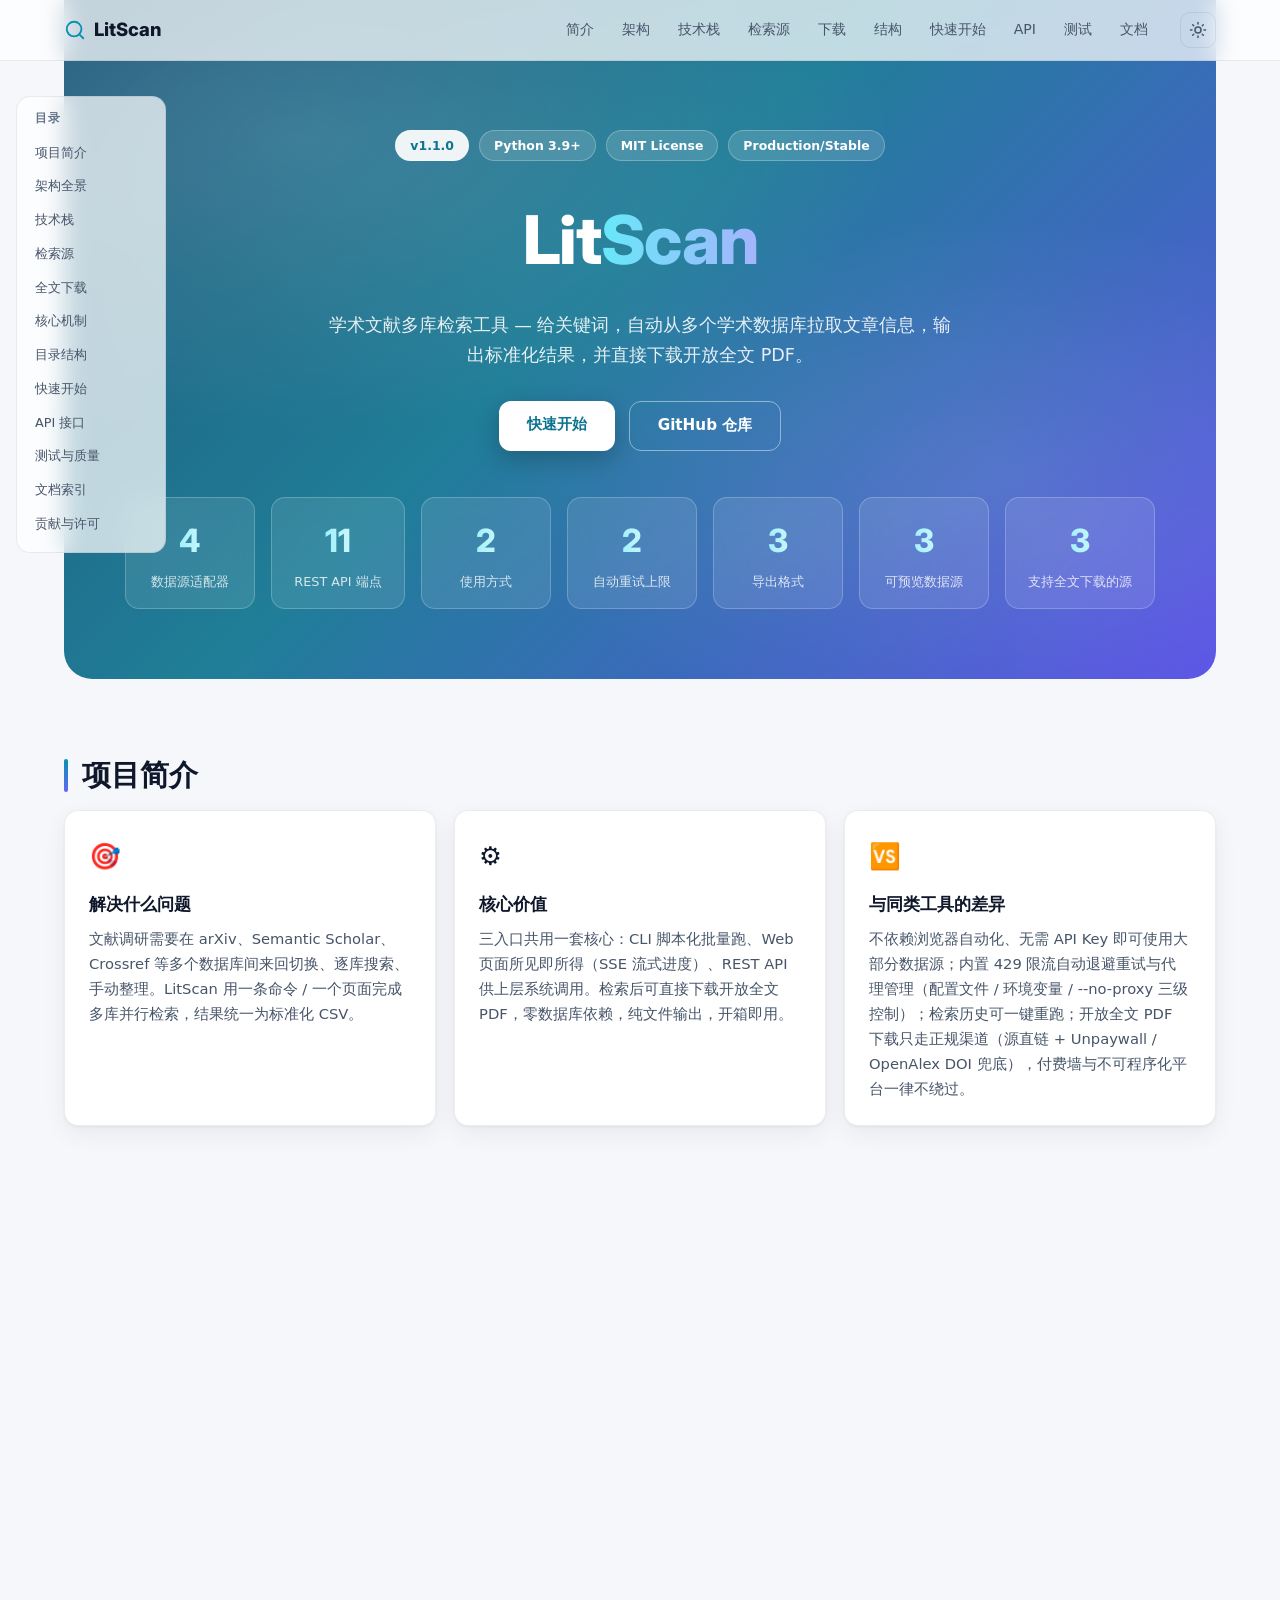
<file: docs/index.html>
<!DOCTYPE html>
<html lang="zh-CN">
<head>
  <meta charset="UTF-8">
  <meta http-equiv="refresh" content="0;url=project_overview/index.html">
  <title>项目全景观览</title>
</head>
<body>
  <p>正在加载项目全景观览页… <a href="project_overview/index.html">点击此处</a> 如未自动跳转。</p>
</body>
</html>
</file>
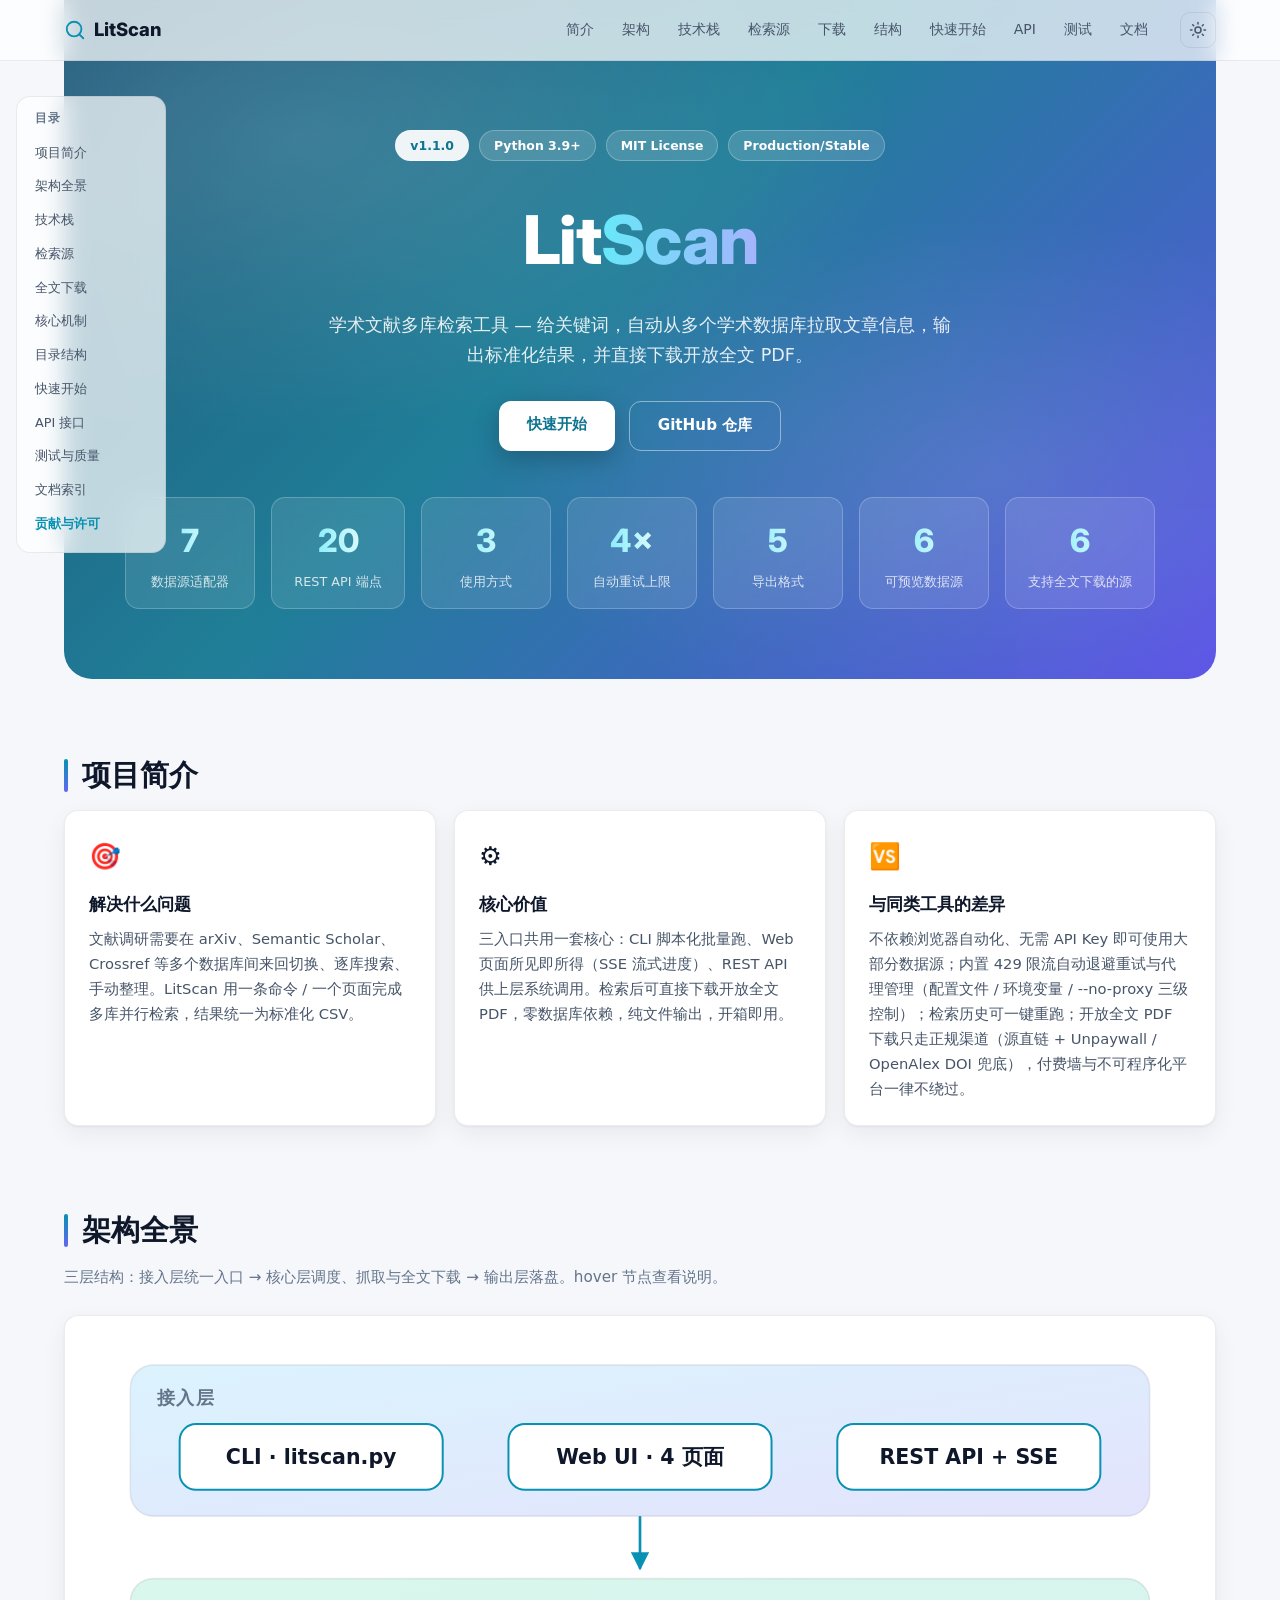
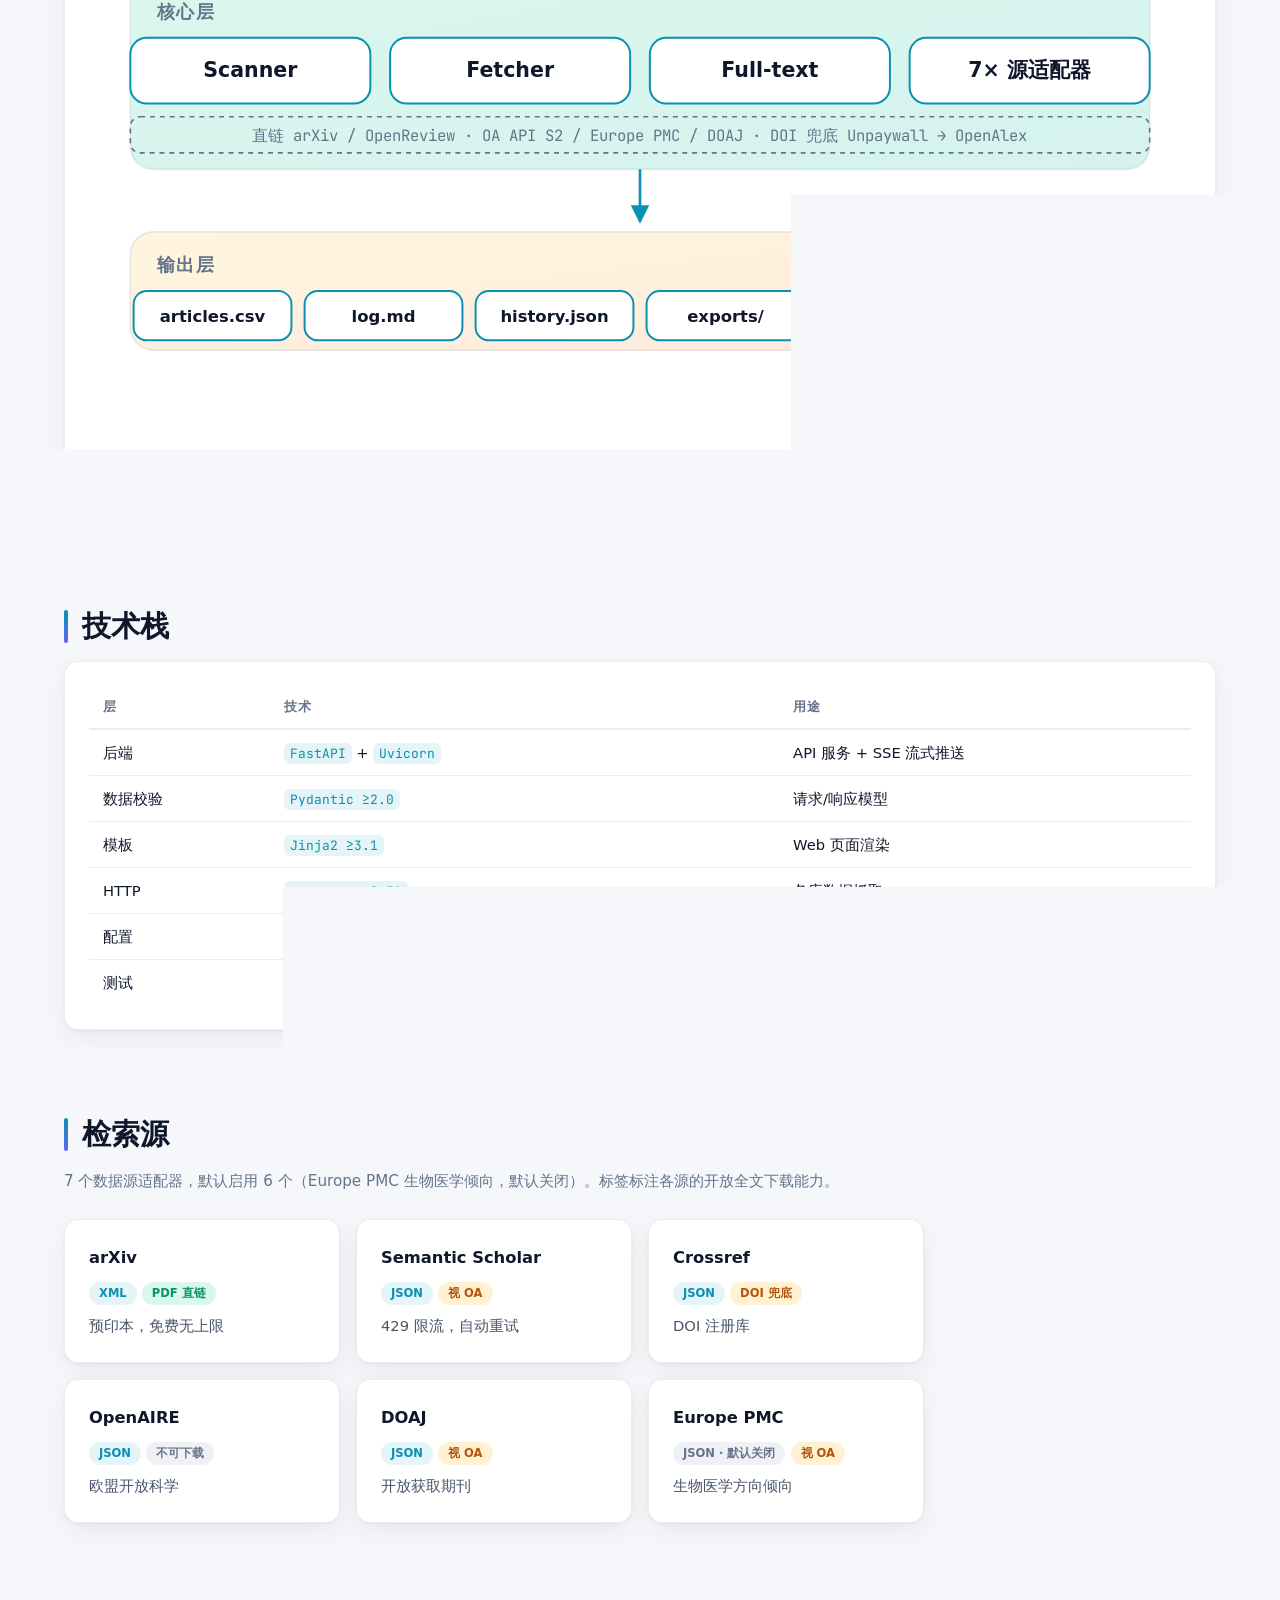
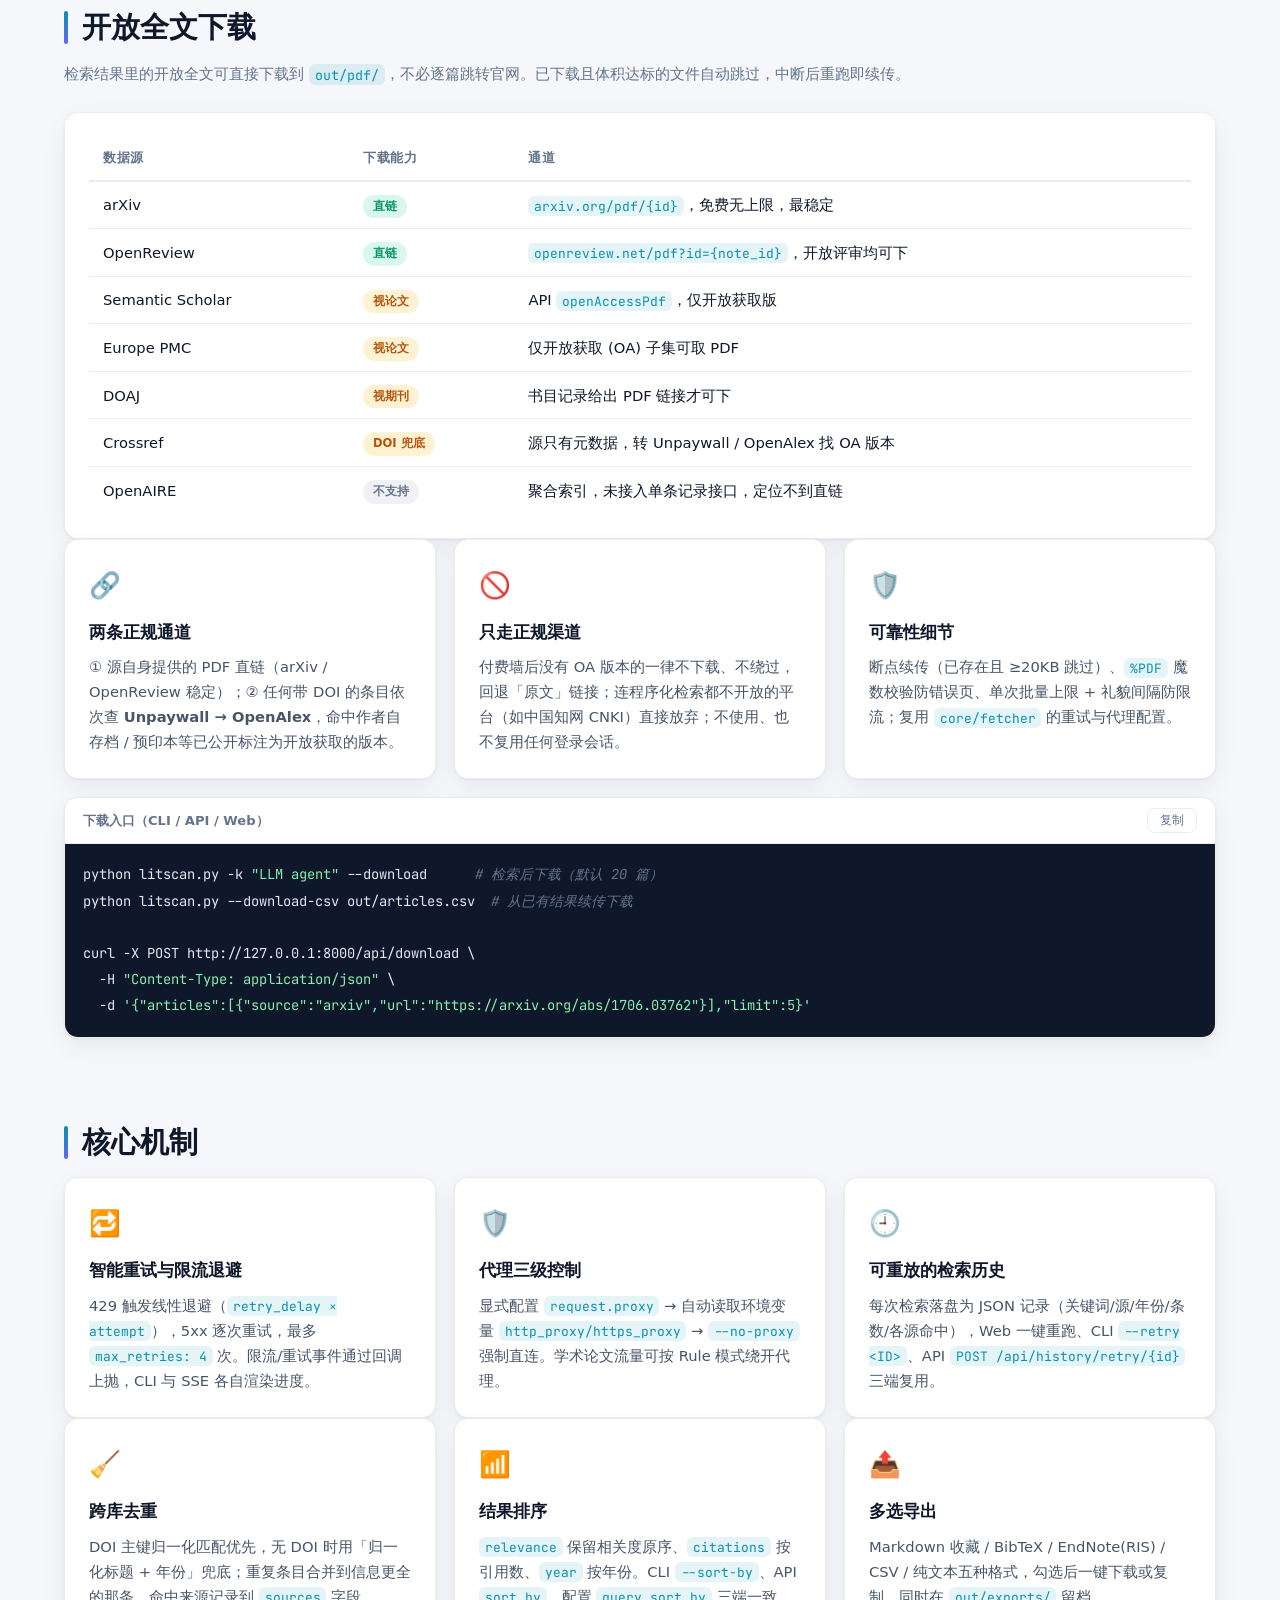
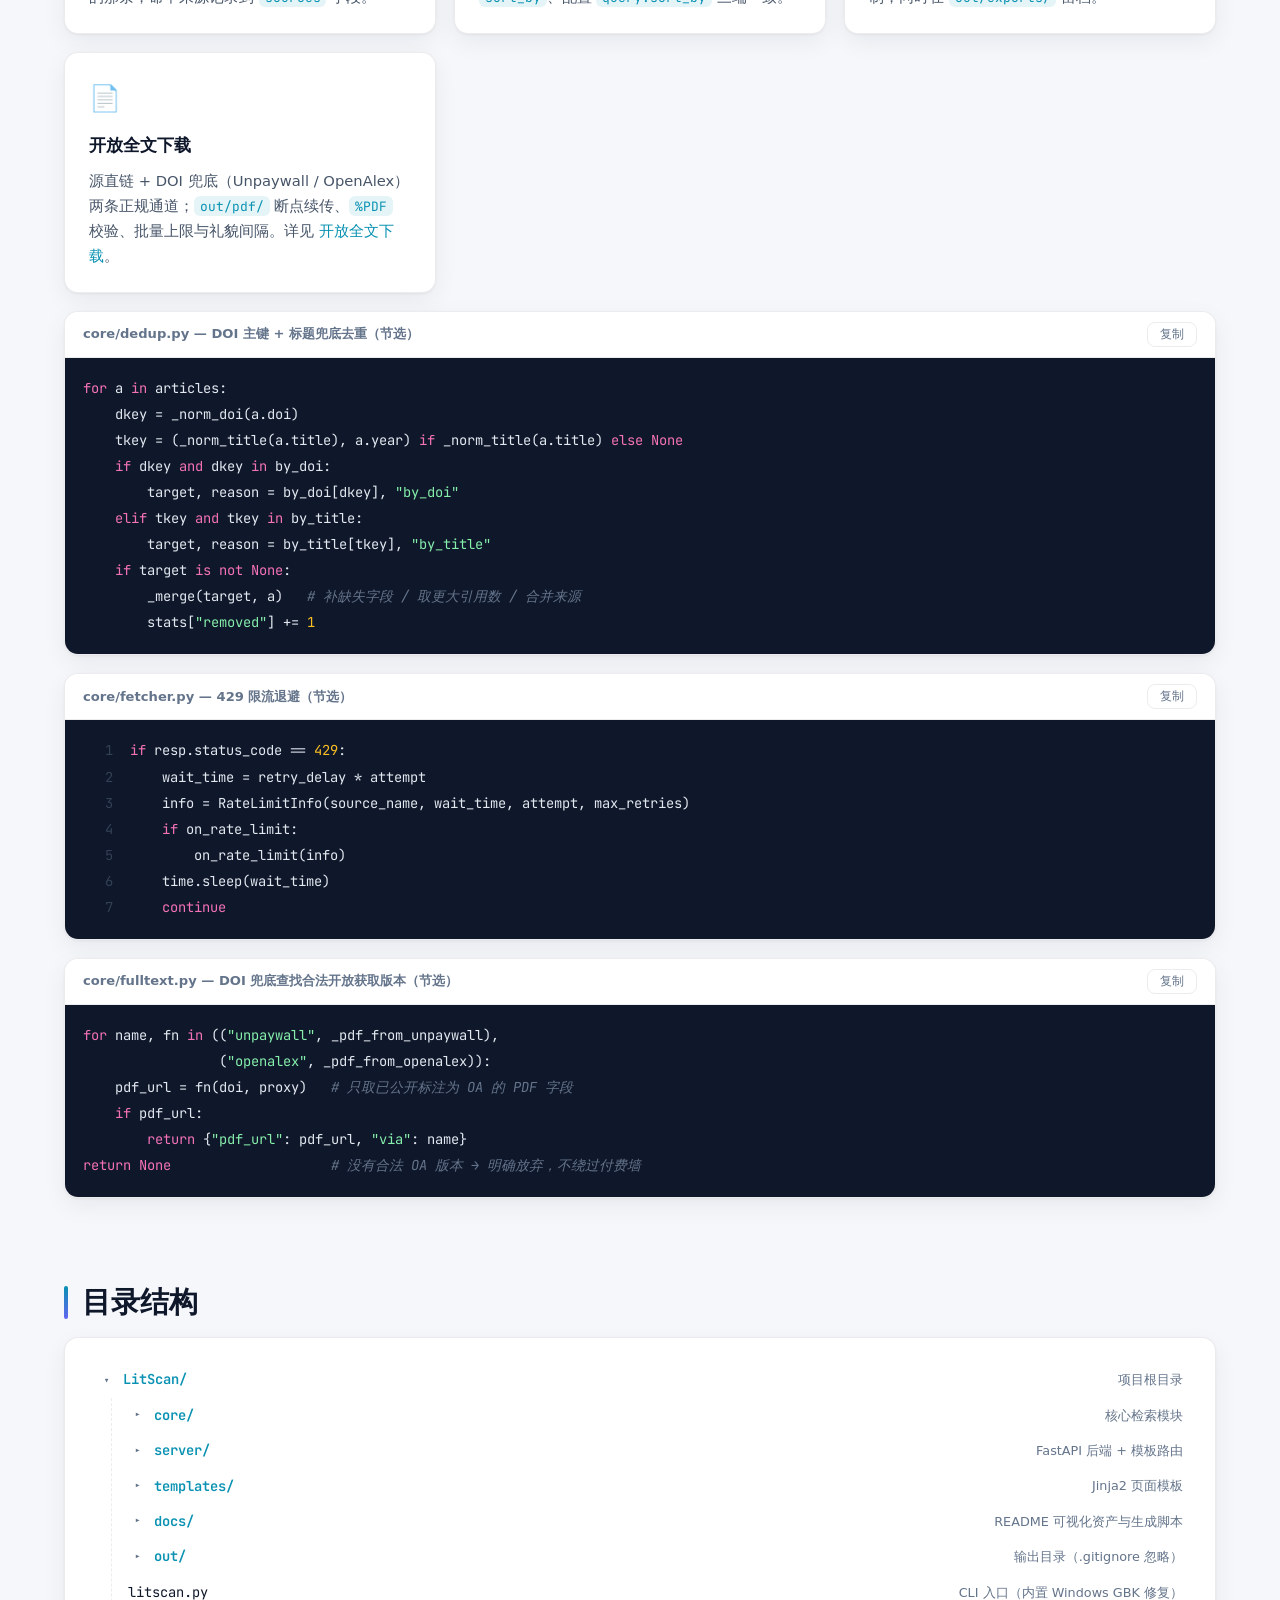
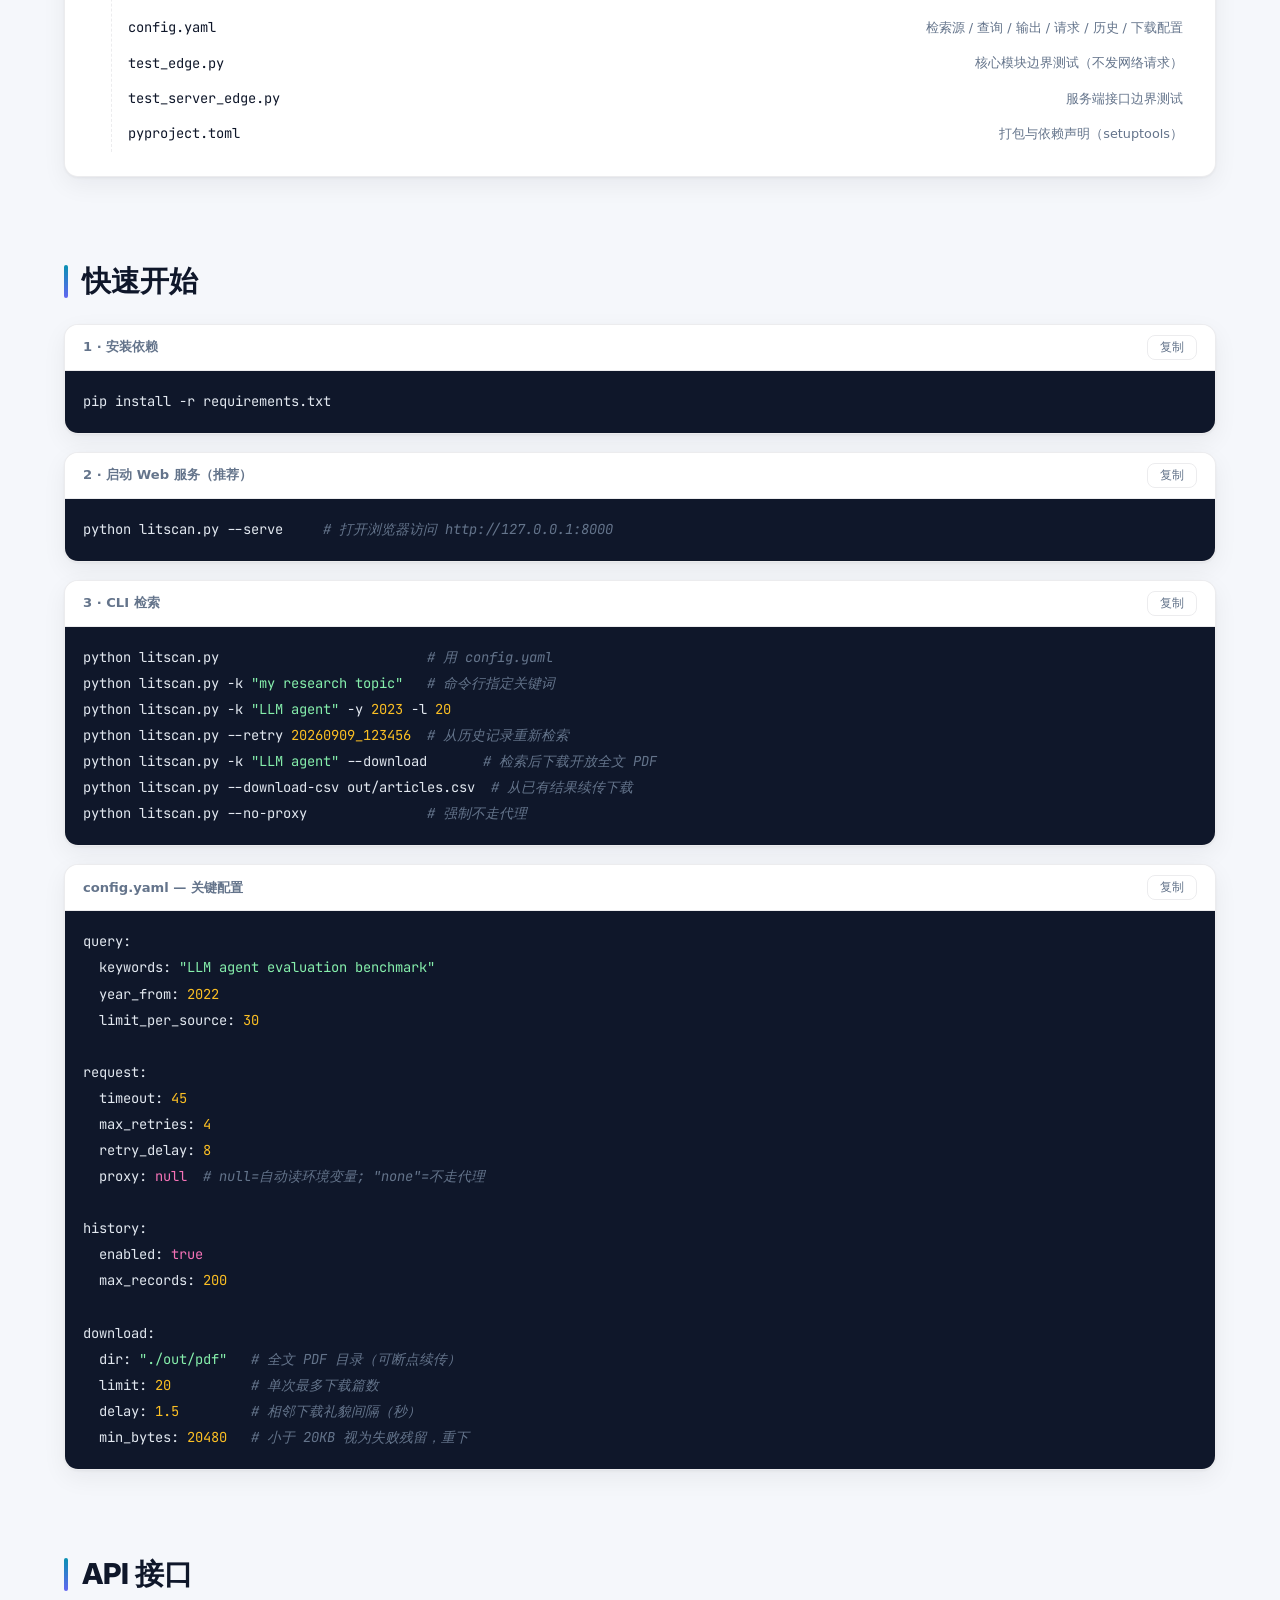
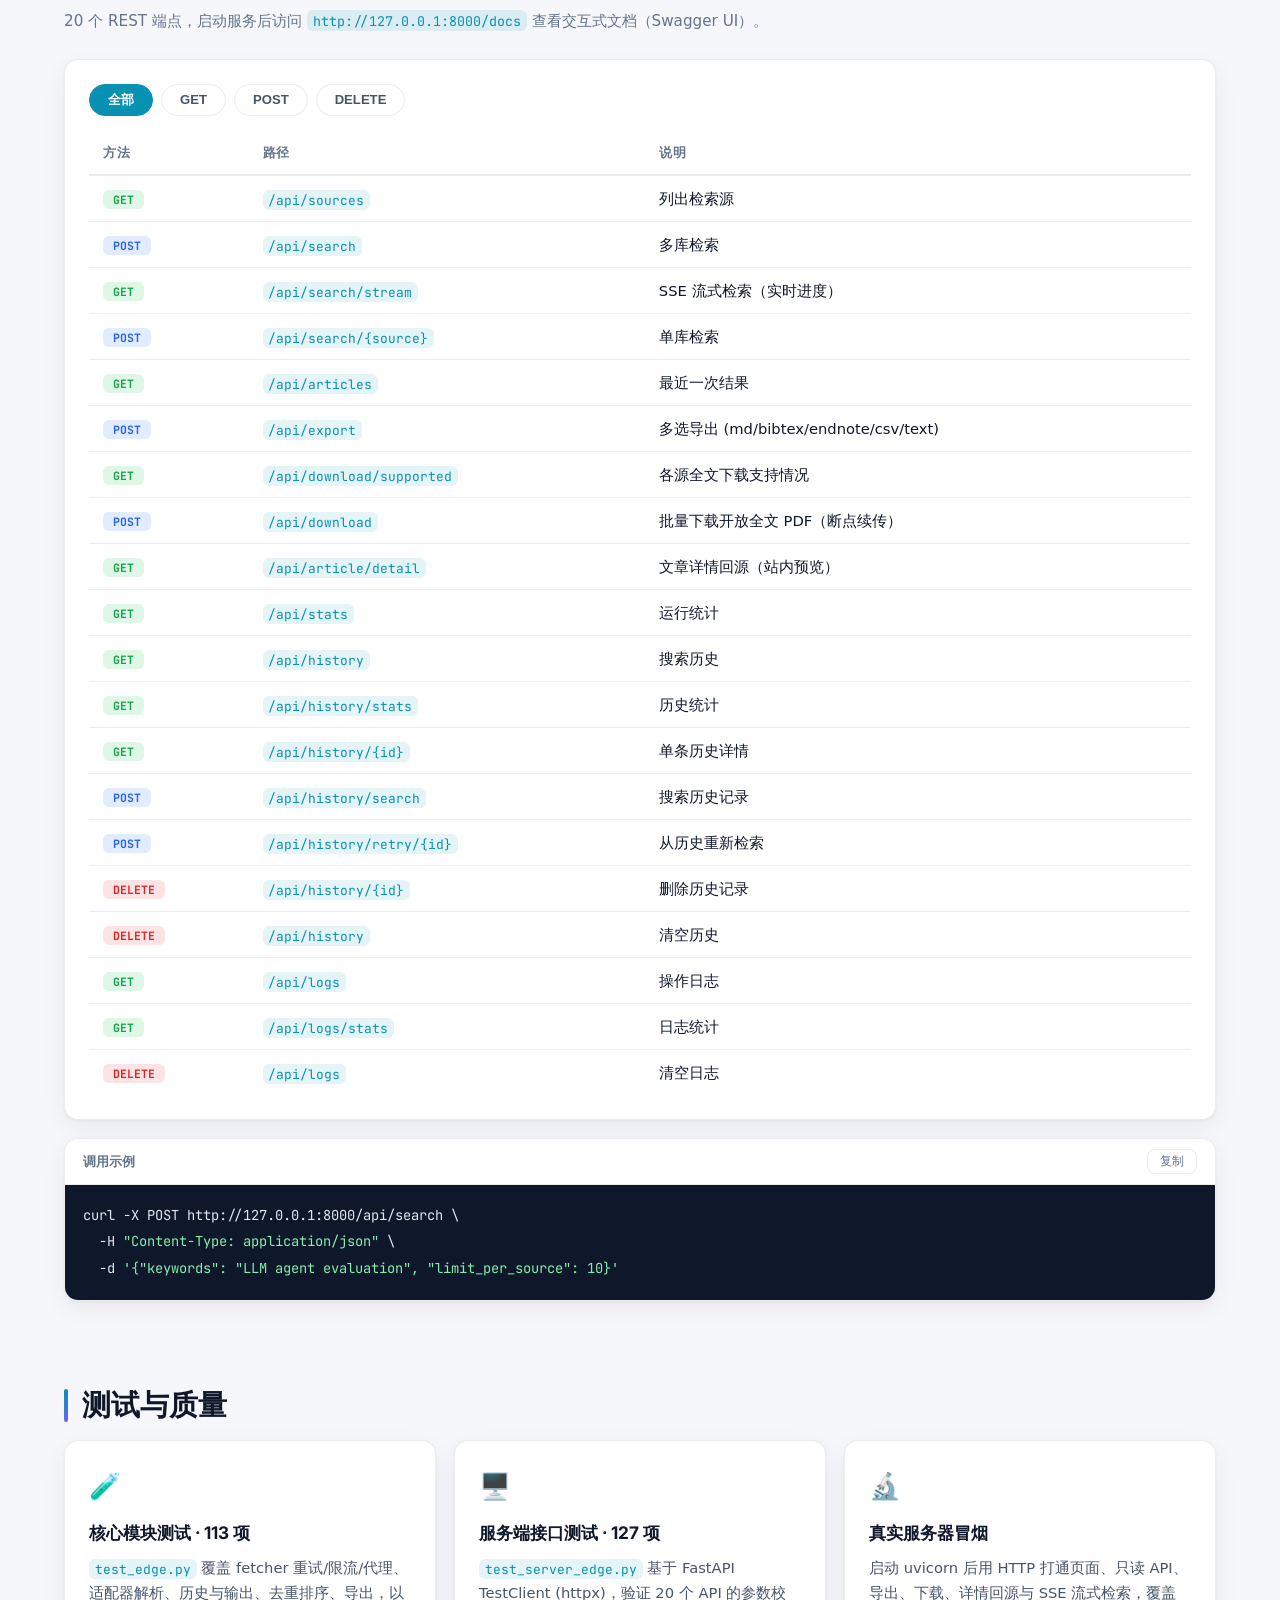
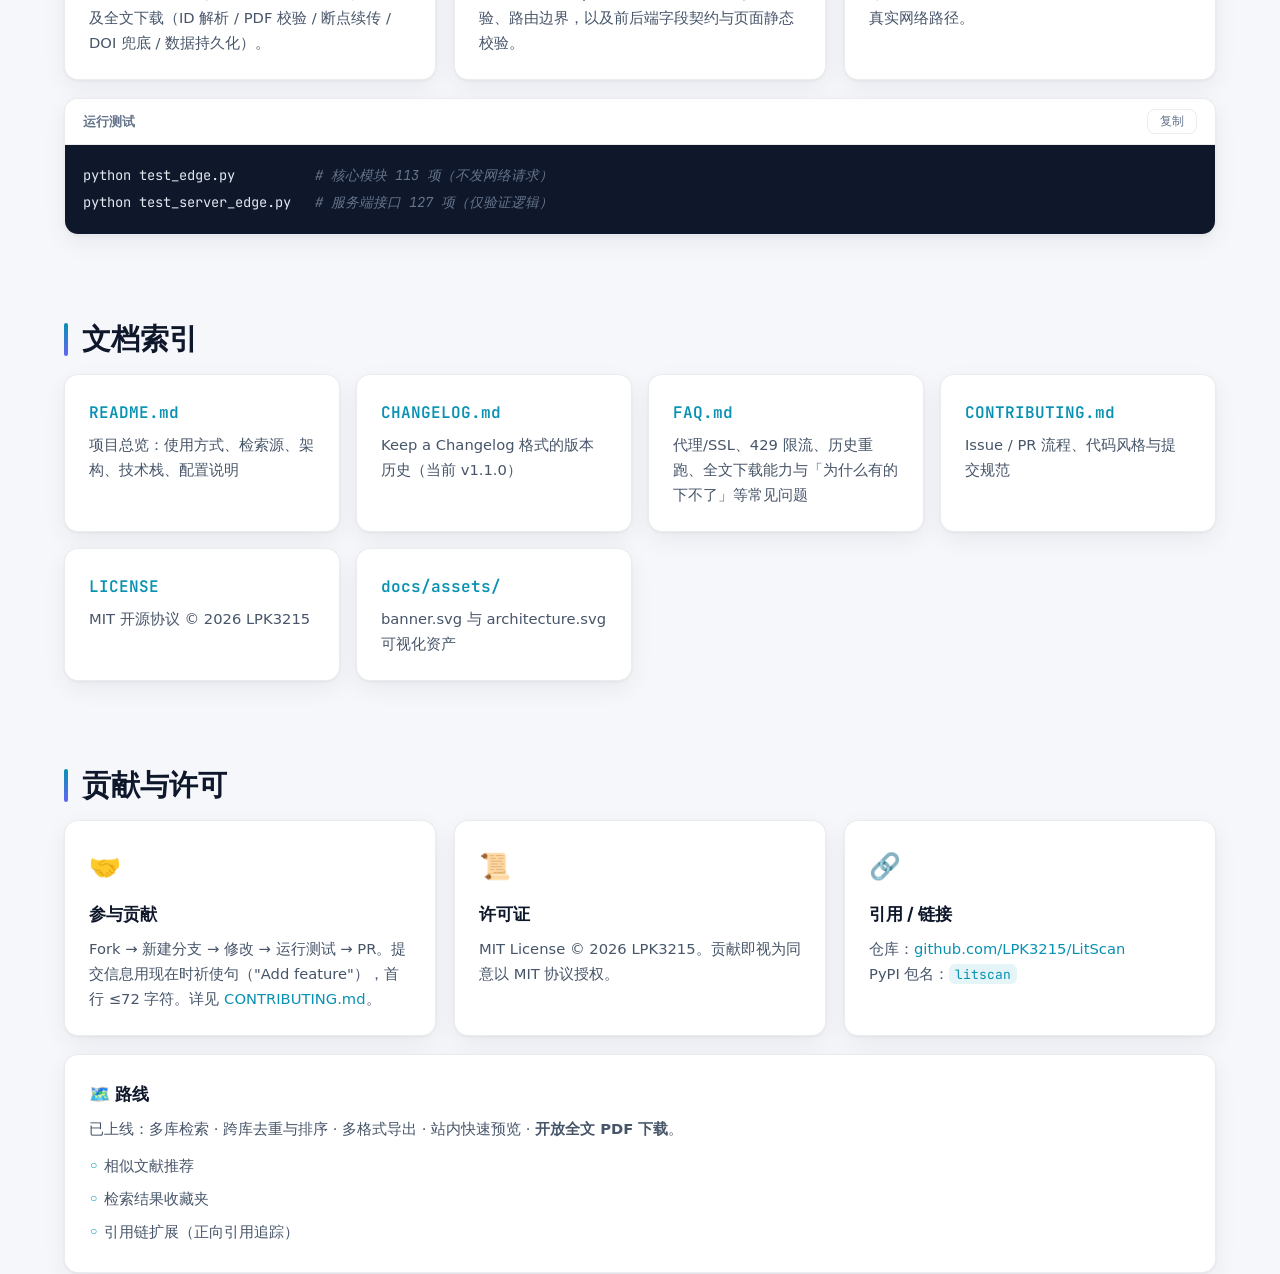
<file: project_overview/index.html>
<!DOCTYPE html>
<html lang="zh-CN">
<head>
  <meta charset="UTF-8">
  <meta name="viewport" content="width=device-width, initial-scale=1.0">
  <title>LitScan · 学术文献多库检索工具 — 项目全景</title>
  <meta name="description" content="LitScan 项目全景观览页：架构、技术栈、检索源、开放全文 PDF 下载、API、快速开始">
  <meta name="keywords" content="LitScan,学术文献,多库检索,arXiv,Crossref,全文下载,PDF,Unpaywall,OpenAlex">
  <link rel="preconnect" href="https://fonts.googleapis.com">
  <link rel="preconnect" href="https://fonts.gstatic.com" crossorigin>
  <link href="https://fonts.googleapis.com/css2?family=Inter:wght@400;600;700;800&family=JetBrains+Mono:wght@400;600&display=swap" rel="stylesheet">
  <link rel="stylesheet" href="./style.css">
</head>
<body>

<!-- 滚动进度条 -->
<div class="scroll-progress" id="scrollProgress"></div>

<!-- 顶部导航 -->
<nav class="navbar" id="navbar">
  <div class="nav-inner">
    <a href="#hero" class="nav-brand">
      <svg width="22" height="22" viewBox="0 0 24 24" fill="none" stroke="currentColor" stroke-width="2" stroke-linecap="round" stroke-linejoin="round"><circle cx="11" cy="11" r="8"/><path d="m21 21-4.3-4.3"/></svg>
      LitScan
    </a>
    <button class="nav-toggle" id="navToggle" aria-label="菜单">
      <span></span><span></span><span></span>
    </button>
    <div class="nav-links" id="navLinks">
      <a href="#intro">简介</a>
      <a href="#architecture">架构</a>
      <a href="#techstack">技术栈</a>
      <a href="#sources">检索源</a>
      <a href="#download">下载</a>
      <a href="#structure">结构</a>
      <a href="#quickstart">快速开始</a>
      <a href="#api">API</a>
      <a href="#testing">测试</a>
      <a href="#docs">文档</a>
    </div>
    <button class="theme-toggle" id="themeToggle" aria-label="切换深色模式">
      <svg class="icon-sun" width="18" height="18" viewBox="0 0 24 24" fill="none" stroke="currentColor" stroke-width="2" stroke-linecap="round"><circle cx="12" cy="12" r="4"/><path d="M12 2v2m0 16v2M4.9 4.9l1.4 1.4m11.4 11.4 1.4 1.4M2 12h2m16 0h2M4.9 19.1l1.4-1.4M17.7 6.3l1.4-1.4"/></svg>
      <svg class="icon-moon" width="18" height="18" viewBox="0 0 24 24" fill="none" stroke="currentColor" stroke-width="2" stroke-linecap="round" stroke-linejoin="round"><path d="M12 3a6 6 0 0 0 9 9 9 9 0 1 1-9-9Z"/></svg>
    </button>
  </div>
</nav>

<!-- 侧边目录（宽屏） -->
<aside class="sidebar" id="sidebar">
  <div class="sidebar-title">目录</div>
  <a href="#intro">项目简介</a>
  <a href="#architecture">架构全景</a>
  <a href="#techstack">技术栈</a>
  <a href="#sources">检索源</a>
  <a href="#download">全文下载</a>
  <a href="#core">核心机制</a>
  <a href="#structure">目录结构</a>
  <a href="#quickstart">快速开始</a>
  <a href="#api">API 接口</a>
  <a href="#testing">测试与质量</a>
  <a href="#docs">文档索引</a>
  <a href="#contributing">贡献与许可</a>
</aside>

<main class="main">

  <!-- ══════════ Hero ══════════ -->
  <header class="hero" id="hero">
    <div class="hero-bg" aria-hidden="true"></div>
    <div class="hero-content">
      <div class="hero-badges">
        <span class="badge badge-ver">v1.1.0</span>
        <span class="badge">Python 3.9+</span>
        <span class="badge">MIT License</span>
        <span class="badge">Production/Stable</span>
      </div>
      <h1>Lit<span class="grad-text">Scan</span></h1>
      <p class="hero-sub">学术文献多库检索工具 — 给关键词，自动从多个学术数据库拉取文章信息，输出标准化结果，并直接下载开放全文 PDF。</p>
      <div class="hero-actions">
        <a href="#quickstart" class="btn btn-primary">快速开始</a>
        <a href="https://github.com/LPK3215/LitScan" class="btn btn-ghost" target="_blank" rel="noopener">GitHub 仓库</a>
      </div>
      <div class="hero-stats">
        <div class="stat-card"><span class="stat-num" data-count="7">0</span><span class="stat-label">数据源适配器</span></div>
        <div class="stat-card"><span class="stat-num" data-count="20">0</span><span class="stat-label">REST API 端点</span></div>
        <div class="stat-card"><span class="stat-num" data-count="3">0</span><span class="stat-label">使用方式</span></div>
        <div class="stat-card"><span class="stat-num" data-count="4" data-suffix="×">0</span><span class="stat-label">自动重试上限</span></div>
        <div class="stat-card"><span class="stat-num" data-count="5">0</span><span class="stat-label">导出格式</span></div>
        <div class="stat-card"><span class="stat-num" data-count="6">0</span><span class="stat-label">可预览数据源</span></div>
        <div class="stat-card"><span class="stat-num" data-count="6">0</span><span class="stat-label">支持全文下载的源</span></div>
      </div>
    </div>
  </header>

  <!-- ══════════ 项目简介 ══════════ -->
  <section class="section" id="intro">
    <h2 class="section-title">项目简介</h2>
    <div class="card-grid">
      <div class="card">
        <div class="card-icon">🎯</div>
        <h3>解决什么问题</h3>
        <p>文献调研需要在 arXiv、Semantic Scholar、Crossref 等多个数据库间来回切换、逐库搜索、手动整理。LitScan 用一条命令 / 一个页面完成多库并行检索，结果统一为标准化 CSV。</p>
      </div>
      <div class="card">
        <div class="card-icon">⚙️</div>
        <h3>核心价值</h3>
        <p>三入口共用一套核心：CLI 脚本化批量跑、Web 页面所见即所得（SSE 流式进度）、REST API 供上层系统调用。检索后可直接下载开放全文 PDF，零数据库依赖，纯文件输出，开箱即用。</p>
      </div>
      <div class="card">
        <div class="card-icon">🆚</div>
        <h3>与同类工具的差异</h3>
        <p>不依赖浏览器自动化、无需 API Key 即可使用大部分数据源；内置 429 限流自动退避重试与代理管理（配置文件 / 环境变量 / --no-proxy 三级控制）；检索历史可一键重跑；开放全文 PDF 下载只走正规渠道（源直链 + Unpaywall / OpenAlex DOI 兜底），付费墙与不可程序化平台一律不绕过。</p>
      </div>
    </div>
  </section>

  <!-- ══════════ 架构全景 ══════════ -->
  <section class="section" id="architecture">
    <h2 class="section-title">架构全景</h2>
    <p class="section-desc">三层结构：接入层统一入口 → 核心层调度、抓取与全文下载 → 输出层落盘。hover 节点查看说明。</p>
    <div class="card arch-card">
      <svg class="arch-svg" viewBox="0 0 680 470" role="img" aria-label="LitScan 架构图">
        <defs>
          <marker id="arrow" viewBox="0 0 10 10" refX="9" refY="5" markerWidth="7" markerHeight="7" orient="auto-start-reverse">
            <path d="M 0 0 L 10 5 L 0 10 z" class="arrow-fill"/>
          </marker>
          <linearGradient id="gLayer1" x1="0" y1="0" x2="1" y2="1">
            <stop offset="0%" stop-color="#38bdf8" stop-opacity="0.18"/>
            <stop offset="100%" stop-color="#6366f1" stop-opacity="0.18"/>
          </linearGradient>
          <linearGradient id="gLayer2" x1="0" y1="0" x2="1" y2="1">
            <stop offset="0%" stop-color="#34d399" stop-opacity="0.18"/>
            <stop offset="100%" stop-color="#14b8a6" stop-opacity="0.18"/>
          </linearGradient>
          <linearGradient id="gLayer3" x1="0" y1="0" x2="1" y2="1">
            <stop offset="0%" stop-color="#fbbf24" stop-opacity="0.15"/>
            <stop offset="100%" stop-color="#f97316" stop-opacity="0.15"/>
          </linearGradient>
        </defs>

        <!-- 接入层 -->
        <rect x="30" y="20" width="620" height="92" rx="14" fill="url(#gLayer1)" class="layer-box" data-tip="接入层：CLI / Web UI / REST API+SSE 三种入口，共用同一套核心"/>
        <text x="46" y="44" class="svg-label">接入层</text>
        <g class="arch-node" data-tip="litscan.py：argparse 命令行，支持关键词/年份/条数覆盖、代理控制、历史命令与 --download 全文下载">
          <rect x="60" y="56" width="160" height="40" rx="10"/>
          <text x="140" y="80">CLI · litscan.py</text>
        </g>
        <g class="arch-node" data-tip="FastAPI + Jinja2 四个页面：/ 检索（SSE 流式进度）、/history、/sources、/logs">
          <rect x="260" y="56" width="160" height="40" rx="10"/>
          <text x="340" y="80">Web UI · 4 页面</text>
        </g>
        <g class="arch-node" data-tip="20 个 REST 端点 + SSE 流式检索 /api/search/stream，含 /api/download 全文下载">
          <rect x="460" y="56" width="160" height="40" rx="10"/>
          <text x="540" y="80">REST API + SSE</text>
        </g>

        <line x1="340" y1="112" x2="340" y2="144" class="svg-flow" marker-end="url(#arrow)"/>

        <!-- 核心层 -->
        <rect x="30" y="150" width="620" height="116" rx="14" fill="url(#gLayer2)" class="layer-box" data-tip="核心层：Scanner 调度 → Fetcher（重试×4、限流退避、代理）→ Full-text 全文下载 → History/Logger"/>
        <text x="46" y="174" class="svg-label">核心层</text>
        <g class="arch-node" data-tip="core/scanner.py：读配置 → 遍历启用源 → 合并结果 → 落盘与历史">
          <rect x="30" y="186" width="146" height="40" rx="10"/>
          <text x="103" y="210">Scanner</text>
        </g>
        <g class="arch-node" data-tip="core/fetcher.py：HTTP GET + 智能重试（max 4 次）+ 429 指数退避 + 代理三级配置">
          <rect x="188" y="186" width="146" height="40" rx="10"/>
          <text x="261" y="210">Fetcher</text>
        </g>
        <g class="arch-node" data-tip="core/fulltext.py：解析开放全文 PDF 直链（源直链 + DOI 兜底）并断点续传下载，%PDF 校验 / 批量上限">
          <rect x="346" y="186" width="146" height="40" rx="10"/>
          <text x="419" y="210">Full-text</text>
        </g>
        <g class="arch-node" data-tip="core/adapters.py：每个库一个适配器（build_url + parse），统一输出 Article dataclass，并带 doi / url 供下载定位">
          <rect x="504" y="186" width="146" height="40" rx="10"/>
          <text x="577" y="210">7× 源适配器</text>
        </g>
        <!-- 下载通道小标签 -->
        <g class="arch-chip" data-tip="直链：arXiv / OpenReview；OA API：Semantic Scholar / Europe PMC / DOAJ；DOI 兜底：Unpaywall → OpenAlex">
          <rect x="30" y="234" width="620" height="22" rx="6"/>
          <text x="340" y="249">直链 arXiv / OpenReview · OA API S2 / Europe PMC / DOAJ · DOI 兜底 Unpaywall → OpenAlex</text>
        </g>

        <line x1="340" y1="266" x2="340" y2="298" class="svg-flow" marker-end="url(#arrow)"/>

        <!-- 输出层 -->
        <rect x="30" y="304" width="620" height="72" rx="14" fill="url(#gLayer3)" class="layer-box" data-tip="输出层：统一 CSV、检索日志、搜索历史、导出留档、开放全文 PDF、各库原始响应"/>
        <text x="46" y="328" class="svg-label">输出层</text>
        <g class="arch-node" data-tip="out/articles.csv：统一格式文章列表（title/source/year/venue/doi/url/citation_count/abstract/authors）">
          <rect x="32" y="340" width="96" height="30" rx="8"/>
          <text x="80" y="359" style="font-size:10px">articles.csv</text>
        </g>
        <g class="arch-node" data-tip="out/log.md：Markdown 检索日志（日期/关键词/各源命中/总命中）">
          <rect x="136" y="340" width="96" height="30" rx="8"/>
          <text x="184" y="359" style="font-size:10px">log.md</text>
        </g>
        <g class="arch-node" data-tip="out/history.json：搜索历史，最多保留 200 条，支持重跑">
          <rect x="240" y="340" width="96" height="30" rx="8"/>
          <text x="288" y="359" style="font-size:10px">history.json</text>
        </g>
        <g class="arch-node" data-tip="out/exports/：多选导出留档（md/bib/ris/csv/txt）">
          <rect x="344" y="340" width="96" height="30" rx="8"/>
          <text x="392" y="359" style="font-size:10px">exports/</text>
        </g>
        <g class="arch-node" data-tip="out/pdf/：开放全文 PDF，已存在且体积达标自动跳过，可断点续传">
          <rect x="448" y="340" width="96" height="30" rx="8" style="stroke:#10b981"/>
          <text x="496" y="359" style="font-size:10px">pdf/</text>
        </g>
        <g class="arch-node" data-tip="out/raw/：各库原始响应留档，便于核对与调试">
          <rect x="552" y="340" width="96" height="30" rx="8"/>
          <text x="600" y="359" style="font-size:10px">raw/</text>
        </g>

        <!-- tooltip -->
        <g id="svgTooltip" class="svg-tooltip" visibility="hidden">
          <rect rx="8"/>
          <text></text>
        </g>
      </svg>
    </div>
  </section>

  <!-- ══════════ 技术栈 ══════════ -->
  <section class="section" id="techstack">
    <h2 class="section-title">技术栈</h2>
    <div class="card">
      <table class="data-table">
        <thead><tr><th>层</th><th>技术</th><th>用途</th></tr></thead>
        <tbody>
          <tr><td>后端</td><td><code>FastAPI</code> + <code>Uvicorn</code></td><td>API 服务 + SSE 流式推送</td></tr>
          <tr><td>数据校验</td><td><code>Pydantic ≥2.0</code></td><td>请求/响应模型</td></tr>
          <tr><td>模板</td><td><code>Jinja2 ≥3.1</code></td><td>Web 页面渲染</td></tr>
          <tr><td>HTTP</td><td><code>requests ≥2.31</code></td><td>各库数据抓取</td></tr>
          <tr><td>配置</td><td><code>PyYAML ≥6.0</code></td><td>config.yaml 解析</td></tr>
          <tr><td>测试</td><td><code>FastAPI TestClient (httpx)</code></td><td>边界测试</td></tr>
        </tbody>
      </table>
    </div>
  </section>

  <!-- ══════════ 检索源 ══════════ -->
  <section class="section" id="sources">
    <h2 class="section-title">检索源</h2>
    <p class="section-desc">7 个数据源适配器，默认启用 6 个（Europe PMC 生物医学倾向，默认关闭）。标签标注各源的开放全文下载能力。</p>
    <div class="source-grid">
      <div class="card source-card"><div class="source-name">arXiv</div><span class="tag">XML</span> <span class="tag tag-ok">PDF 直链</span><p>预印本，免费无上限</p></div>
      <div class="card source-card"><div class="source-name">Semantic Scholar</div><span class="tag">JSON</span> <span class="tag tag-warn">视 OA</span><p>429 限流，自动重试</p></div>
      <div class="card source-card"><div class="source-name">Crossref</div><span class="tag">JSON</span> <span class="tag tag-warn">DOI 兜底</span><p>DOI 注册库</p></div>
      <div class="card source-card"><div class="source-name">OpenReview</div><span class="tag">JSON</span> <span class="tag tag-ok">PDF 直链</span><p>顶会评审记录</p></div>
      <div class="card source-card"><div class="source-name">OpenAIRE</div><span class="tag">JSON</span> <span class="tag tag-off">不可下载</span><p>欧盟开放科学</p></div>
      <div class="card source-card"><div class="source-name">DOAJ</div><span class="tag">JSON</span> <span class="tag tag-warn">视 OA</span><p>开放获取期刊</p></div>
      <div class="card source-card source-off"><div class="source-name">Europe PMC</div><span class="tag tag-off">JSON · 默认关闭</span> <span class="tag tag-warn">视 OA</span><p>生物医学方向倾向</p></div>
    </div>
  </section>

  <!-- ══════════ 开放全文下载 ══════════ -->
  <section class="section" id="download">
    <h2 class="section-title">开放全文下载</h2>
    <p class="section-desc">检索结果里的开放全文可直接下载到 <code>out/pdf/</code>，不必逐篇跳转官网。已下载且体积达标的文件自动跳过，中断后重跑即续传。</p>
    <div class="card">
      <table class="data-table">
        <thead><tr><th>数据源</th><th>下载能力</th><th>通道</th></tr></thead>
        <tbody>
          <tr><td>arXiv</td><td><span class="tag tag-ok">直链</span></td><td><code>arxiv.org/pdf/{id}</code>，免费无上限，最稳定</td></tr>
          <tr><td>OpenReview</td><td><span class="tag tag-ok">直链</span></td><td><code>openreview.net/pdf?id={note_id}</code>，开放评审均可下</td></tr>
          <tr><td>Semantic Scholar</td><td><span class="tag tag-warn">视论文</span></td><td>API <code>openAccessPdf</code>，仅开放获取版</td></tr>
          <tr><td>Europe PMC</td><td><span class="tag tag-warn">视论文</span></td><td>仅开放获取 (OA) 子集可取 PDF</td></tr>
          <tr><td>DOAJ</td><td><span class="tag tag-warn">视期刊</span></td><td>书目记录给出 PDF 链接才可下</td></tr>
          <tr><td>Crossref</td><td><span class="tag tag-warn">DOI 兜底</span></td><td>源只有元数据，转 Unpaywall / OpenAlex 找 OA 版本</td></tr>
          <tr><td>OpenAIRE</td><td><span class="tag tag-off">不支持</span></td><td>聚合索引，未接入单条记录接口，定位不到直链</td></tr>
        </tbody>
      </table>
    </div>
    <div class="card-grid">
      <div class="card">
        <div class="card-icon">🔗</div>
        <h3>两条正规通道</h3>
        <p>① 源自身提供的 PDF 直链（arXiv / OpenReview 稳定）；② 任何带 DOI 的条目依次查 <b>Unpaywall → OpenAlex</b>，命中作者自存档 / 预印本等已公开标注为开放获取的版本。</p>
      </div>
      <div class="card">
        <div class="card-icon">🚫</div>
        <h3>只走正规渠道</h3>
        <p>付费墙后没有 OA 版本的一律不下载、不绕过，回退「原文」链接；连程序化检索都不开放的平台（如中国知网 CNKI）直接放弃；不使用、也不复用任何登录会话。</p>
      </div>
      <div class="card">
        <div class="card-icon">🛡️</div>
        <h3>可靠性细节</h3>
        <p>断点续传（已存在且 ≥20KB 跳过）、<code>%PDF</code> 魔数校验防错误页、单次批量上限 + 礼貌间隔防限流；复用 <code>core/fetcher</code> 的重试与代理配置。</p>
      </div>
    </div>
    <div class="card code-card">
      <div class="code-header"><span>下载入口（CLI / API / Web）</span><button class="copy-btn" data-copy>复制</button></div>
      <pre class="code-block"><code>python litscan.py -k <span class="c-str">"LLM agent"</span> --download      <span class="c-com"># 检索后下载（默认 20 篇）</span>
python litscan.py --download-csv out/articles.csv  <span class="c-com"># 从已有结果续传下载</span>

curl -X POST http://127.0.0.1:8000/api/download \
  -H <span class="c-str">"Content-Type: application/json"</span> \
  -d <span class="c-str">'{"articles":[{"source":"arxiv","url":"https://arxiv.org/abs/1706.03762"}],"limit":5}'</span></code></pre>
    </div>
  </section>

  <!-- ══════════ 核心机制 ══════════ -->
  <section class="section" id="core">
    <h2 class="section-title">核心机制</h2>
    <div class="card-grid">
      <div class="card">
        <div class="card-icon">🔁</div>
        <h3>智能重试与限流退避</h3>
        <p>429 触发线性退避（<code>retry_delay × attempt</code>），5xx 逐次重试，最多 <code>max_retries: 4</code> 次。限流/重试事件通过回调上抛，CLI 与 SSE 各自渲染进度。</p>
      </div>
      <div class="card">
        <div class="card-icon">🛡️</div>
        <h3>代理三级控制</h3>
        <p>显式配置 <code>request.proxy</code> → 自动读取环境变量 <code>http_proxy/https_proxy</code> → <code>--no-proxy</code> 强制直连。学术论文流量可按 Rule 模式绕开代理。</p>
      </div>
      <div class="card">
        <div class="card-icon">🕘</div>
        <h3>可重放的检索历史</h3>
        <p>每次检索落盘为 JSON 记录（关键词/源/年份/条数/各源命中），Web 一键重跑、CLI <code>--retry &lt;ID&gt;</code>、API <code>POST /api/history/retry/{id}</code> 三端复用。</p>
      </div>
    </div>
    <div class="card-grid">
      <div class="card">
        <div class="card-icon">🧹</div>
        <h3>跨库去重</h3>
        <p>DOI 主键归一化匹配优先，无 DOI 时用「归一化标题 + 年份」兜底；重复条目合并到信息更全的那条，命中来源记录到 <code>sources</code> 字段。</p>
      </div>
      <div class="card">
        <div class="card-icon">📶</div>
        <h3>结果排序</h3>
        <p><code>relevance</code> 保留相关度原序、<code>citations</code> 按引用数、<code>year</code> 按年份。CLI <code>--sort-by</code>、API <code>sort_by</code>、配置 <code>query.sort_by</code> 三端一致。</p>
      </div>
      <div class="card">
        <div class="card-icon">📤</div>
        <h3>多选导出</h3>
        <p>Markdown 收藏 / BibTeX / EndNote(RIS) / CSV / 纯文本五种格式，勾选后一键下载或复制，同时在 <code>out/exports/</code> 留档。</p>
      </div>
      <div class="card">
        <div class="card-icon">📄</div>
        <h3>开放全文下载</h3>
        <p>源直链 + DOI 兜底（Unpaywall / OpenAlex）两条正规通道；<code>out/pdf/</code> 断点续传、<code>%PDF</code> 校验、批量上限与礼貌间隔。详见 <a href="#download">开放全文下载</a>。</p>
      </div>
    </div>
    <div class="card code-card">
      <div class="code-header"><span>core/dedup.py — DOI 主键 + 标题兜底去重（节选）</span><button class="copy-btn" data-copy>复制</button></div>
      <pre class="code-block"><code><span class="c-key">for</span> a <span class="c-key">in</span> articles:
    dkey = _norm_doi(a.doi)
    tkey = (_norm_title(a.title), a.year) <span class="c-key">if</span> _norm_title(a.title) <span class="c-key">else</span> <span class="c-key">None</span>
    <span class="c-key">if</span> dkey <span class="c-key">and</span> dkey <span class="c-key">in</span> by_doi:
        target, reason = by_doi[dkey], <span class="c-str">"by_doi"</span>
    <span class="c-key">elif</span> tkey <span class="c-key">and</span> tkey <span class="c-key">in</span> by_title:
        target, reason = by_title[tkey], <span class="c-str">"by_title"</span>
    <span class="c-key">if</span> target <span class="c-key">is not None</span>:
        _merge(target, a)   <span class="c-com"># 补缺失字段 / 取更大引用数 / 合并来源</span>
        stats[<span class="c-str">"removed"</span>] += <span class="c-num">1</span></code></pre>
    </div>
    <div class="card code-card">
      <div class="code-header"><span>core/fetcher.py — 429 限流退避（节选）</span><button class="copy-btn" data-copy>复制</button></div>
      <pre class="code-block"><code><span class="ln">1</span><span class="c-key">if</span> resp.status_code == <span class="c-num">429</span>:
<span class="ln">2</span>    wait_time = retry_delay * attempt
<span class="ln">3</span>    info = RateLimitInfo(source_name, wait_time, attempt, max_retries)
<span class="ln">4</span>    <span class="c-key">if</span> on_rate_limit:
<span class="ln">5</span>        on_rate_limit(info)
<span class="ln">6</span>    time.sleep(wait_time)
<span class="ln">7</span>    <span class="c-key">continue</span></code></pre>
    </div>
    <div class="card code-card">
      <div class="code-header"><span>core/fulltext.py — DOI 兜底查找合法开放获取版本（节选）</span><button class="copy-btn" data-copy>复制</button></div>
      <pre class="code-block"><code><span class="c-key">for</span> name, fn <span class="c-key">in</span> ((<span class="c-str">"unpaywall"</span>, _pdf_from_unpaywall),
                 (<span class="c-str">"openalex"</span>, _pdf_from_openalex)):
    pdf_url = fn(doi, proxy)   <span class="c-com"># 只取已公开标注为 OA 的 PDF 字段</span>
    <span class="c-key">if</span> pdf_url:
        <span class="c-key">return</span> {<span class="c-str">"pdf_url"</span>: pdf_url, <span class="c-str">"via"</span>: name}
<span class="c-key">return</span> <span class="c-key">None</span>                    <span class="c-com"># 没有合法 OA 版本 → 明确放弃，不绕过付费墙</span></code></pre>
    </div>
  </section>

  <!-- ══════════ 目录结构 ══════════ -->
  <section class="section" id="structure">
    <h2 class="section-title">目录结构</h2>
    <div class="card">
      <div class="tree" id="tree">
        <div class="tree-item"><span class="tree-toggle open" data-toggle></span><span class="tree-name dir">LitScan/</span><span class="tree-desc">项目根目录</span></div>
        <div class="tree-children open">
          <div class="tree-item"><span class="tree-toggle" data-toggle></span><span class="tree-name dir">core/</span><span class="tree-desc">核心检索模块</span></div>
          <div class="tree-children">
            <div class="tree-item leaf"><span class="tree-name file">fetcher.py</span><span class="tree-desc">HTTP + 重试 + 限流处理 + 代理</span></div>
            <div class="tree-item leaf"><span class="tree-name file">adapters.py</span><span class="tree-desc">各库适配器，统一 Article 输出</span></div>
            <div class="tree-item leaf"><span class="tree-name file">scanner.py</span><span class="tree-desc">调度器：配置 → 检索 → 输出 → 历史</span></div>
            <div class="tree-item leaf"><span class="tree-name file">history.py</span><span class="tree-desc">搜索历史（JSON 落盘，可重跑）</span></div>
            <div class="tree-item leaf"><span class="tree-name file">logger.py</span><span class="tree-desc">操作日志（/logs 页面数据源）</span></div>
            <div class="tree-item leaf"><span class="tree-name file">output.py</span><span class="tree-desc">CSV / Markdown 日志输出</span></div>
            <div class="tree-item leaf"><span class="tree-name file">dedup.py</span><span class="tree-desc">跨库去重 (DOI + 标题) 与排序</span></div>
            <div class="tree-item leaf"><span class="tree-name file">exporter.py</span><span class="tree-desc">五种格式导出</span></div>
            <div class="tree-item leaf"><span class="tree-name file">article_detail.py</span><span class="tree-desc">文章详情回源（站内预览）</span></div>
            <div class="tree-item leaf"><span class="tree-name file">fulltext.py</span><span class="tree-desc">开放全文 PDF 下载（断点续传 + 有效性校验）</span></div>
          </div>
          <div class="tree-item"><span class="tree-toggle" data-toggle></span><span class="tree-name dir">server/</span><span class="tree-desc">FastAPI 后端 + 模板路由</span></div>
          <div class="tree-children">
            <div class="tree-item leaf"><span class="tree-name file">main.py</span><span class="tree-desc">20 个 API 端点 + SSE 流式检索 + 全文下载</span></div>
          </div>
          <div class="tree-item"><span class="tree-toggle" data-toggle></span><span class="tree-name dir">templates/</span><span class="tree-desc">Jinja2 页面模板</span></div>
          <div class="tree-children">
            <div class="tree-item leaf"><span class="tree-name file">index.html</span><span class="tree-desc">检索页（SSE 实时进度）</span></div>
            <div class="tree-item leaf"><span class="tree-name file">history.html</span><span class="tree-desc">检索历史页</span></div>
            <div class="tree-item leaf"><span class="tree-name file">sources.html</span><span class="tree-desc">数据源列表页</span></div>
            <div class="tree-item leaf"><span class="tree-name file">logs.html</span><span class="tree-desc">操作日志页</span></div>
            <div class="tree-item leaf"><span class="tree-name file">base.html</span><span class="tree-desc">公共布局基模板</span></div>
          </div>
          <div class="tree-item"><span class="tree-toggle" data-toggle></span><span class="tree-name dir">docs/</span><span class="tree-desc">README 可视化资产与生成脚本</span></div>
          <div class="tree-children">
            <div class="tree-item leaf"><span class="tree-name file">assets/banner.svg</span><span class="tree-desc">README 头图</span></div>
            <div class="tree-item leaf"><span class="tree-name file">assets/architecture.svg</span><span class="tree-desc">README 架构图</span></div>
            <div class="tree-item leaf"><span class="tree-name file">scripts/generate_*.py</span><span class="tree-desc">SVG 生成脚本（可复用）</span></div>
          </div>
          <div class="tree-item"><span class="tree-toggle" data-toggle></span><span class="tree-name dir">out/</span><span class="tree-desc">输出目录（.gitignore 忽略）</span></div>
          <div class="tree-children">
            <div class="tree-item leaf"><span class="tree-name file">articles.csv</span><span class="tree-desc">统一格式文章列表</span></div>
            <div class="tree-item leaf"><span class="tree-name file">log.md</span><span class="tree-desc">检索日志</span></div>
            <div class="tree-item leaf"><span class="tree-name file">history.json</span><span class="tree-desc">搜索历史</span></div>
            <div class="tree-item leaf"><span class="tree-name file">raw/</span><span class="tree-desc">各库原始响应</span></div>
            <div class="tree-item leaf"><span class="tree-name file">exports/</span><span class="tree-desc">多选导出留档</span></div>
            <div class="tree-item leaf"><span class="tree-name file">pdf/</span><span class="tree-desc">开放全文 PDF（断点续传）</span></div>
          </div>
          <div class="tree-item leaf root-leaf"><span class="tree-name file">litscan.py</span><span class="tree-desc">CLI 入口（内置 Windows GBK 修复）</span></div>
          <div class="tree-item leaf root-leaf"><span class="tree-name file">config.yaml</span><span class="tree-desc">检索源 / 查询 / 输出 / 请求 / 历史 / 下载配置</span></div>
          <div class="tree-item leaf root-leaf"><span class="tree-name file">test_edge.py</span><span class="tree-desc">核心模块边界测试（不发网络请求）</span></div>
          <div class="tree-item leaf root-leaf"><span class="tree-name file">test_server_edge.py</span><span class="tree-desc">服务端接口边界测试</span></div>
          <div class="tree-item leaf root-leaf"><span class="tree-name file">pyproject.toml</span><span class="tree-desc">打包与依赖声明（setuptools）</span></div>
        </div>
      </div>
    </div>
  </section>

  <!-- ══════════ 快速开始 ══════════ -->
  <section class="section" id="quickstart">
    <h2 class="section-title">快速开始</h2>
    <div class="card code-card">
      <div class="code-header"><span>1 · 安装依赖</span><button class="copy-btn" data-copy>复制</button></div>
      <pre class="code-block"><code>pip install -r requirements.txt</code></pre>
    </div>
    <div class="card code-card">
      <div class="code-header"><span>2 · 启动 Web 服务（推荐）</span><button class="copy-btn" data-copy>复制</button></div>
      <pre class="code-block"><code>python litscan.py --serve     <span class="c-com"># 打开浏览器访问 http://127.0.0.1:8000</span></code></pre>
    </div>
    <div class="card code-card">
      <div class="code-header"><span>3 · CLI 检索</span><button class="copy-btn" data-copy>复制</button></div>
      <pre class="code-block"><code>python litscan.py                          <span class="c-com"># 用 config.yaml</span>
python litscan.py -k <span class="c-str">"my research topic"</span>   <span class="c-com"># 命令行指定关键词</span>
python litscan.py -k <span class="c-str">"LLM agent"</span> -y <span class="c-num">2023</span> -l <span class="c-num">20</span>
python litscan.py --retry <span class="c-num">20260909_123456</span>  <span class="c-com"># 从历史记录重新检索</span>
python litscan.py -k <span class="c-str">"LLM agent"</span> --download       <span class="c-com"># 检索后下载开放全文 PDF</span>
python litscan.py --download-csv out/articles.csv  <span class="c-com"># 从已有结果续传下载</span>
python litscan.py --no-proxy               <span class="c-com"># 强制不走代理</span></code></pre>
    </div>
    <div class="card code-card">
      <div class="code-header"><span>config.yaml — 关键配置</span><button class="copy-btn" data-copy>复制</button></div>
      <pre class="code-block"><code>query:
  keywords: <span class="c-str">"LLM agent evaluation benchmark"</span>
  year_from: <span class="c-num">2022</span>
  limit_per_source: <span class="c-num">30</span>

request:
  timeout: <span class="c-num">45</span>
  max_retries: <span class="c-num">4</span>
  retry_delay: <span class="c-num">8</span>
  proxy: <span class="c-key">null</span>  <span class="c-com"># null=自动读环境变量; "none"=不走代理</span>

history:
  enabled: <span class="c-key">true</span>
  max_records: <span class="c-num">200</span>

download:
  dir: <span class="c-str">"./out/pdf"</span>   <span class="c-com"># 全文 PDF 目录（可断点续传）</span>
  limit: <span class="c-num">20</span>          <span class="c-com"># 单次最多下载篇数</span>
  delay: <span class="c-num">1.5</span>         <span class="c-com"># 相邻下载礼貌间隔（秒）</span>
  min_bytes: <span class="c-num">20480</span>   <span class="c-com"># 小于 20KB 视为失败残留，重下</span></code></pre>
    </div>
  </section>

  <!-- ══════════ API 接口 ══════════ -->
  <section class="section" id="api">
    <h2 class="section-title">API 接口</h2>
    <p class="section-desc">20 个 REST 端点，启动服务后访问 <code>http://127.0.0.1:8000/docs</code> 查看交互式文档（Swagger UI）。</p>
    <div class="card">
      <div class="api-filter">
        <button class="api-tab active" data-filter="all">全部</button>
        <button class="api-tab" data-filter="GET">GET</button>
        <button class="api-tab" data-filter="POST">POST</button>
        <button class="api-tab" data-filter="DELETE">DELETE</button>
      </div>
      <table class="data-table api-table" id="apiTable">
        <thead><tr><th>方法</th><th>路径</th><th>说明</th></tr></thead>
        <tbody>
          <tr data-method="GET"><td><span class="method m-get">GET</span></td><td><code>/api/sources</code></td><td>列出检索源</td></tr>
          <tr data-method="POST"><td><span class="method m-post">POST</span></td><td><code>/api/search</code></td><td>多库检索</td></tr>
          <tr data-method="GET"><td><span class="method m-get">GET</span></td><td><code>/api/search/stream</code></td><td>SSE 流式检索（实时进度）</td></tr>
          <tr data-method="POST"><td><span class="method m-post">POST</span></td><td><code>/api/search/{source}</code></td><td>单库检索</td></tr>
          <tr data-method="GET"><td><span class="method m-get">GET</span></td><td><code>/api/articles</code></td><td>最近一次结果</td></tr>
          <tr data-method="POST"><td><span class="method m-post">POST</span></td><td><code>/api/export</code></td><td>多选导出 (md/bibtex/endnote/csv/text)</td></tr>
          <tr data-method="GET"><td><span class="method m-get">GET</span></td><td><code>/api/download/supported</code></td><td>各源全文下载支持情况</td></tr>
          <tr data-method="POST"><td><span class="method m-post">POST</span></td><td><code>/api/download</code></td><td>批量下载开放全文 PDF（断点续传）</td></tr>
          <tr data-method="GET"><td><span class="method m-get">GET</span></td><td><code>/api/article/detail</code></td><td>文章详情回源（站内预览）</td></tr>
          <tr data-method="GET"><td><span class="method m-get">GET</span></td><td><code>/api/stats</code></td><td>运行统计</td></tr>
          <tr data-method="GET"><td><span class="method m-get">GET</span></td><td><code>/api/history</code></td><td>搜索历史</td></tr>
          <tr data-method="GET"><td><span class="method m-get">GET</span></td><td><code>/api/history/stats</code></td><td>历史统计</td></tr>
          <tr data-method="GET"><td><span class="method m-get">GET</span></td><td><code>/api/history/{id}</code></td><td>单条历史详情</td></tr>
          <tr data-method="POST"><td><span class="method m-post">POST</span></td><td><code>/api/history/search</code></td><td>搜索历史记录</td></tr>
          <tr data-method="POST"><td><span class="method m-post">POST</span></td><td><code>/api/history/retry/{id}</code></td><td>从历史重新检索</td></tr>
          <tr data-method="DELETE"><td><span class="method m-del">DELETE</span></td><td><code>/api/history/{id}</code></td><td>删除历史记录</td></tr>
          <tr data-method="DELETE"><td><span class="method m-del">DELETE</span></td><td><code>/api/history</code></td><td>清空历史</td></tr>
          <tr data-method="GET"><td><span class="method m-get">GET</span></td><td><code>/api/logs</code></td><td>操作日志</td></tr>
          <tr data-method="GET"><td><span class="method m-get">GET</span></td><td><code>/api/logs/stats</code></td><td>日志统计</td></tr>
          <tr data-method="DELETE"><td><span class="method m-del">DELETE</span></td><td><code>/api/logs</code></td><td>清空日志</td></tr>
        </tbody>
      </table>
    </div>
    <div class="card code-card">
      <div class="code-header"><span>调用示例</span><button class="copy-btn" data-copy>复制</button></div>
      <pre class="code-block"><code>curl -X POST http://127.0.0.1:8000/api/search \
  -H <span class="c-str">"Content-Type: application/json"</span> \
  -d <span class="c-str">'{"keywords": "LLM agent evaluation", "limit_per_source": 10}'</span></code></pre>
    </div>
  </section>

  <!-- ══════════ 测试与质量 ══════════ -->
  <section class="section" id="testing">
    <h2 class="section-title">测试与质量</h2>
    <div class="card-grid">
      <div class="card">
        <div class="card-icon">🧪</div>
        <h3>核心模块测试 · 113 项</h3>
        <p><code>test_edge.py</code> 覆盖 fetcher 重试/限流/代理、适配器解析、历史与输出、去重排序、导出，以及全文下载（ID 解析 / PDF 校验 / 断点续传 / DOI 兜底 / 数据持久化）。</p>
      </div>
      <div class="card">
        <div class="card-icon">🖥️</div>
        <h3>服务端接口测试 · 127 项</h3>
        <p><code>test_server_edge.py</code> 基于 FastAPI TestClient (httpx)，验证 20 个 API 的参数校验、路由边界，以及前后端字段契约与页面静态校验。</p>
      </div>
      <div class="card">
        <div class="card-icon">🔬</div>
        <h3>真实服务器冒烟</h3>
        <p>启动 uvicorn 后用 HTTP 打通页面、只读 API、导出、下载、详情回源与 SSE 流式检索，覆盖真实网络路径。</p>
      </div>
    </div>
    <div class="card code-card">
      <div class="code-header"><span>运行测试</span><button class="copy-btn" data-copy>复制</button></div>
      <pre class="code-block"><code>python test_edge.py          <span class="c-com"># 核心模块 113 项（不发网络请求）</span>
python test_server_edge.py   <span class="c-com"># 服务端接口 127 项（仅验证逻辑）</span></code></pre>
    </div>
  </section>

  <!-- ══════════ 文档索引 ══════════ -->
  <section class="section" id="docs">
    <h2 class="section-title">文档索引</h2>
    <div class="doc-grid">
      <a class="card doc-card" href="README.md"><div class="doc-name">README.md</div><p>项目总览：使用方式、检索源、架构、技术栈、配置说明</p></a>
      <a class="card doc-card" href="CHANGELOG.md"><div class="doc-name">CHANGELOG.md</div><p>Keep a Changelog 格式的版本历史（当前 v1.1.0）</p></a>
      <a class="card doc-card" href="FAQ.md"><div class="doc-name">FAQ.md</div><p>代理/SSL、429 限流、历史重跑、全文下载能力与「为什么有的下不了」等常见问题</p></a>
      <a class="card doc-card" href="CONTRIBUTING.md"><div class="doc-name">CONTRIBUTING.md</div><p>Issue / PR 流程、代码风格与提交规范</p></a>
      <a class="card doc-card" href="LICENSE"><div class="doc-name">LICENSE</div><p>MIT 开源协议 © 2026 LPK3215</p></a>
      <a class="card doc-card" href="docs/assets/architecture.svg"><div class="doc-name">docs/assets/</div><p>banner.svg 与 architecture.svg 可视化资产</p></a>
    </div>
  </section>

  <!-- ══════════ 贡献与许可 ══════════ -->
  <section class="section" id="contributing">
    <h2 class="section-title">贡献与许可</h2>
    <div class="card-grid">
      <div class="card">
        <div class="card-icon">🤝</div>
        <h3>参与贡献</h3>
        <p>Fork → 新建分支 → 修改 → 运行测试 → PR。提交信息用现在时祈使句（"Add feature"），首行 ≤72 字符。详见 <a href="CONTRIBUTING.md">CONTRIBUTING.md</a>。</p>
      </div>
      <div class="card">
        <div class="card-icon">📜</div>
        <h3>许可证</h3>
        <p>MIT License © 2026 LPK3215。贡献即视为同意以 MIT 协议授权。</p>
      </div>
      <div class="card">
        <div class="card-icon">🔗</div>
        <h3>引用 / 链接</h3>
        <p>仓库：<a href="https://github.com/LPK3215/LitScan" target="_blank" rel="noopener">github.com/LPK3215/LitScan</a><br>PyPI 包名：<code>litscan</code></p>
      </div>
    </div>
    <div class="card roadmap-card">
      <h3>🗺️ 路线</h3>
      <p>已上线：多库检索 · 跨库去重与排序 · 多格式导出 · 站内快速预览 · <b>开放全文 PDF 下载</b>。</p>
      <ul>
        <li>相似文献推荐</li>
        <li>检索结果收藏夹</li>
        <li>引用链扩展（正向引用追踪）</li>
      </ul>
    </div>
  </section>

  <footer class="footer">
    <p>LitScan v1.1.0 · MIT License · <a href="https://github.com/LPK3215/LitScan" target="_blank" rel="noopener">GitHub</a></p>
  </footer>
</main>

<!-- 返回顶部 -->
<button class="back-top" id="backTop" aria-label="返回顶部">
  <svg width="20" height="20" viewBox="0 0 24 24" fill="none" stroke="currentColor" stroke-width="2" stroke-linecap="round" stroke-linejoin="round"><path d="m18 15-6-6-6 6"/></svg>
</button>

<script src="./script.js"></script>
</body>
</html>
<!-- Generated by WorkBuddy (Walker) · 2026-09-10 · LitScan v1.1.0 project overview -->
</file>
<file: project_overview/style.css>
/* ═══════════════════════════════════════════
   LitScan 项目全景 · style.css
   主题：深空蓝 + 亮青（工具型项目）
   ═══════════════════════════════════════════ */

:root {
  --bg: #f5f7fb;
  --bg-soft: #ffffff;
  --card: #ffffff;
  --card-border: rgba(15, 23, 42, 0.08);
  --text: #0f172a;
  --text-soft: #475569;
  --muted: #64748b;
  --accent: #0891b2;
  --accent-2: #6366f1;
  --accent-soft: rgba(8, 145, 178, 0.10);
  --hero-grad: linear-gradient(135deg, #0c4a6e 0%, #0e7490 45%, #4f46e5 100%);
  --nav-bg: rgba(255, 255, 255, 0.72);
  --code-bg: #0f172a;
  --code-text: #e2e8f0;
  --shadow: 0 1px 3px rgba(15, 23, 42, 0.06), 0 8px 24px rgba(15, 23, 42, 0.06);
  --shadow-hover: 0 4px 12px rgba(15, 23, 42, 0.10), 0 16px 40px rgba(15, 23, 42, 0.10);
  --radius: 14px;
  --font-head: "Inter", "PingFang SC", "Microsoft YaHei", system-ui, sans-serif;
  --font-body: -apple-system, "PingFang SC", "Microsoft YaHei", "Segoe UI", system-ui, sans-serif;
  --font-mono: "JetBrains Mono", "Fira Code", Consolas, monospace;
}

[data-theme="dark"] {
  --bg: #0b1120;
  --bg-soft: #0f172a;
  --card: rgba(30, 41, 59, 0.55);
  --card-border: rgba(148, 163, 184, 0.14);
  --text: #e2e8f0;
  --text-soft: #94a3b8;
  --muted: #64748b;
  --accent: #22d3ee;
  --accent-2: #818cf8;
  --accent-soft: rgba(34, 211, 238, 0.10);
  --nav-bg: rgba(11, 17, 32, 0.72);
  --code-bg: #060b16;
  --shadow: 0 1px 3px rgba(0, 0, 0, 0.3), 0 8px 24px rgba(0, 0, 0, 0.25);
  --shadow-hover: 0 4px 12px rgba(0, 0, 0, 0.4), 0 16px 40px rgba(0, 0, 0, 0.35);
}

/* ── 基础 ── */
* { margin: 0; padding: 0; box-sizing: border-box; }
html { scroll-behavior: smooth; }
body {
  font-family: var(--font-body);
  background: var(--bg);
  color: var(--text);
  line-height: 1.7;
  transition: background 0.3s ease, color 0.3s ease;
  overflow-x: hidden;
}
a { color: var(--accent); text-decoration: none; }
a:hover { text-decoration: underline; }
code {
  font-family: var(--font-mono);
  font-size: 0.88em;
  background: var(--accent-soft);
  color: var(--accent);
  padding: 0.12em 0.45em;
  border-radius: 6px;
}

/* ── 滚动进度条 ── */
.scroll-progress {
  position: fixed; top: 0; left: 0; height: 3px; width: 0;
  background: linear-gradient(90deg, var(--accent), var(--accent-2));
  z-index: 1001; transition: width 0.1s linear;
  border-radius: 0 3px 3px 0;
}

/* ── 导航栏 ── */
.navbar {
  position: fixed; top: 0; left: 0; right: 0; z-index: 1000;
  background: var(--nav-bg);
  backdrop-filter: blur(12px);
  -webkit-backdrop-filter: blur(12px);
  border-bottom: 1px solid var(--card-border);
}
.nav-inner {
  max-width: 1200px; margin: 0 auto; padding: 0 24px;
  height: 60px; display: flex; align-items: center; gap: 20px;
}
.nav-brand {
  display: flex; align-items: center; gap: 8px;
  font-family: var(--font-head); font-weight: 800; font-size: 1.15rem;
  color: var(--text); text-decoration: none;
}
.nav-brand:hover { text-decoration: none; color: var(--accent); }
.nav-brand svg { color: var(--accent); }
.nav-links { display: flex; gap: 4px; margin-left: auto; }
.nav-links a {
  color: var(--text-soft); font-size: 0.88rem; padding: 6px 12px;
  border-radius: 8px; transition: all 0.2s;
}
.nav-links a:hover { color: var(--text); background: var(--accent-soft); text-decoration: none; }
.nav-links a.active { color: var(--accent); background: var(--accent-soft); font-weight: 600; }
.theme-toggle {
  background: none; border: 1px solid var(--card-border); color: var(--text-soft);
  width: 36px; height: 36px; border-radius: 10px; cursor: pointer;
  display: flex; align-items: center; justify-content: center; transition: all 0.2s;
}
.theme-toggle:hover { color: var(--accent); border-color: var(--accent); }
.icon-moon { display: none; }
[data-theme="dark"] .icon-sun { display: none; }
[data-theme="dark"] .icon-moon { display: block; }
.nav-toggle { display: none; }

/* ── 侧边栏 ── */
.sidebar {
  position: fixed; top: 96px; left: max(16px, calc(50% - 760px));
  width: 150px; z-index: 900;
  display: flex; flex-direction: column; gap: 2px;
  background: var(--nav-bg); backdrop-filter: blur(12px);
  border: 1px solid var(--card-border); border-radius: var(--radius);
  padding: 12px 8px;
}
.sidebar-title {
  font-size: 0.72rem; font-weight: 700; color: var(--muted);
  text-transform: uppercase; letter-spacing: 0.08em; padding: 0 10px 6px;
}
.sidebar a {
  color: var(--text-soft); font-size: 0.8rem; padding: 5px 10px;
  border-radius: 8px; transition: all 0.2s;
}
.sidebar a:hover { color: var(--text); background: var(--accent-soft); text-decoration: none; }
.sidebar a.active { color: var(--accent); font-weight: 600; }

/* ── 主体 ── */
.main { max-width: 1200px; margin: 0 auto; padding: 0 24px; }
@media (min-width: 1560px) { .main { margin-left: auto; } }

.section { padding: 72px 0 8px; scroll-margin-top: 80px; }
.section-title {
  font-family: var(--font-head); font-size: 1.8rem; font-weight: 800;
  margin-bottom: 10px; position: relative; padding-left: 18px;
}
.section-title::before {
  content: ""; position: absolute; left: 0; top: 8px; bottom: 8px; width: 4px;
  background: linear-gradient(180deg, var(--accent), var(--accent-2));
  border-radius: 2px;
}
.section-desc { color: var(--muted); margin-bottom: 24px; font-size: 0.95rem; }

/* ── Hero ── */
.hero {
  position: relative; padding: 130px 0 70px; text-align: center;
  border-radius: 0 0 28px 28px; overflow: hidden;
}
.hero-bg {
  position: absolute; inset: 0;
  background: var(--hero-grad);
  opacity: 0.92; z-index: -2;
}
.hero-bg::after {
  content: ""; position: absolute; inset: 0;
  background:
    radial-gradient(600px 300px at 20% 20%, rgba(255,255,255,0.14), transparent),
    radial-gradient(500px 260px at 80% 70%, rgba(255,255,255,0.10), transparent);
}
.hero-content { position: relative; z-index: 1; color: #fff; }
.hero-badges { display: flex; gap: 10px; justify-content: center; flex-wrap: wrap; margin-bottom: 22px; }
.badge {
  font-size: 0.78rem; font-weight: 600; padding: 4px 14px; border-radius: 999px;
  background: rgba(255, 255, 255, 0.14); border: 1px solid rgba(255, 255, 255, 0.25);
  backdrop-filter: blur(6px);
}
.badge-ver { background: rgba(255, 255, 255, 0.92); color: #0e7490; }
.hero h1 {
  font-family: var(--font-head); font-size: clamp(2.6rem, 6vw, 4.2rem);
  font-weight: 800; letter-spacing: -0.02em; margin-bottom: 14px;
}
.grad-text {
  background: linear-gradient(90deg, #67e8f9, #a5b4fc);
  -webkit-background-clip: text; background-clip: text; color: transparent;
}
.hero-sub {
  max-width: 640px; margin: 0 auto 30px; font-size: 1.1rem;
  color: rgba(255, 255, 255, 0.88);
}
.hero-actions { display: flex; gap: 14px; justify-content: center; margin-bottom: 46px; }
.btn {
  padding: 11px 28px; border-radius: 12px; font-weight: 600; font-size: 0.95rem;
  transition: all 0.25s; display: inline-block;
}
.btn:hover { text-decoration: none; transform: translateY(-2px); }
.btn-primary {
  background: #fff; color: #0e7490;
  box-shadow: 0 8px 24px rgba(0, 0, 0, 0.22);
}
.btn-primary:hover { box-shadow: 0 12px 32px rgba(0, 0, 0, 0.3); }
.btn-ghost {
  color: #fff; border: 1px solid rgba(255, 255, 255, 0.45); backdrop-filter: blur(6px);
}
.btn-ghost:hover { background: rgba(255, 255, 255, 0.12); }
.hero-stats {
  display: flex; gap: 16px; justify-content: center; flex-wrap: wrap;
}
.stat-card {
  min-width: 130px; padding: 16px 22px; border-radius: var(--radius);
  background: rgba(255, 255, 255, 0.10); border: 1px solid rgba(255, 255, 255, 0.22);
  backdrop-filter: blur(10px);
  display: flex; flex-direction: column; gap: 2px;
}
.stat-num {
  font-family: var(--font-head); font-size: 2rem; font-weight: 800;
  background: linear-gradient(90deg, #67e8f9, #fff);
  -webkit-background-clip: text; background-clip: text; color: transparent;
}
.stat-label { font-size: 0.8rem; color: rgba(255, 255, 255, 0.8); }

/* ── 卡片 ── */
.card {
  background: var(--card); border: 1px solid var(--card-border);
  border-radius: var(--radius); padding: 24px; box-shadow: var(--shadow);
  transition: transform 0.25s ease, box-shadow 0.25s ease;
}
.card:hover { transform: translateY(-2px); box-shadow: var(--shadow-hover); }
.card-grid {
  display: grid; grid-template-columns: repeat(auto-fit, minmax(280px, 1fr));
  gap: 18px;
}
.card h3 { font-family: var(--font-head); font-size: 1.08rem; margin-bottom: 8px; }
.card p { color: var(--text-soft); font-size: 0.92rem; }
.card-icon { font-size: 1.6rem; margin-bottom: 10px; }

/* ── 表格 ── */
.data-table { width: 100%; border-collapse: collapse; font-size: 0.92rem; }
.data-table th {
  text-align: left; padding: 10px 14px; font-weight: 700;
  color: var(--muted); border-bottom: 2px solid var(--card-border);
  font-size: 0.82rem; text-transform: uppercase; letter-spacing: 0.05em;
}
.data-table td { padding: 10px 14px; border-bottom: 1px solid var(--card-border); }
.data-table tr:last-child td { border-bottom: none; }
.data-table tbody tr { transition: background 0.15s; }
.data-table tbody tr:hover { background: var(--accent-soft); }

/* ── 检索源卡片 ── */
.source-grid {
  display: grid; grid-template-columns: repeat(auto-fit, minmax(220px, 1fr));
  gap: 16px;
}
.source-card p { margin-top: 8px; }
.source-name { font-weight: 700; font-size: 1.02rem; margin-bottom: 6px; }
.tag {
  display: inline-block; font-size: 0.72rem; font-weight: 700; padding: 2px 10px;
  border-radius: 999px; background: var(--accent-soft); color: var(--accent);
}
.tag-off { background: rgba(148, 163, 184, 0.15); color: var(--muted); }
.tag-ok { background: rgba(52, 211, 153, 0.18); color: #059669; }
.tag-warn { background: rgba(251, 191, 36, 0.20); color: #b45309; }
.source-off { opacity: 0.72; }

/* ── 代码块 ── */
.code-card { padding: 0; overflow: hidden; margin-top: 18px; }
.code-header {
  display: flex; justify-content: space-between; align-items: center;
  padding: 10px 18px; background: var(--bg-soft);
  border-bottom: 1px solid var(--card-border);
  font-size: 0.82rem; color: var(--muted); font-weight: 600;
}
.copy-btn {
  background: none; border: 1px solid var(--card-border); color: var(--muted);
  font-size: 0.75rem; padding: 3px 12px; border-radius: 8px; cursor: pointer;
  transition: all 0.2s;
}
.copy-btn:hover { color: var(--accent); border-color: var(--accent); }
.copy-btn.copied { color: #10b981; border-color: #10b981; }
.code-block {
  background: var(--code-bg); color: var(--code-text);
  padding: 18px; overflow-x: auto; font-size: 0.86rem; line-height: 1.75;
}
.code-block code { background: none; color: inherit; padding: 0; font-size: inherit; }
.code-block .c-key { color: #f472b6; }
.code-block .c-str { color: #86efac; }
.code-block .c-num { color: #fbbf24; }
.code-block .c-com { color: #64748b; font-style: italic; }
.code-block .ln {
  display: inline-block; width: 2.2em; color: #334155;
  user-select: none; text-align: right; margin-right: 1.2em;
}

/* ── 目录树 ── */
.tree { font-family: var(--font-mono); font-size: 0.86rem; }
.tree-item {
  display: flex; align-items: center; gap: 8px; padding: 6px 8px;
  border-radius: 8px; transition: background 0.15s;
}
.tree-item:hover { background: var(--accent-soft); }
.tree-toggle {
  width: 18px; height: 18px; flex-shrink: 0; cursor: pointer;
  position: relative; border-radius: 4px;
}
.tree-toggle::before {
  content: "▸"; position: absolute; inset: 0; display: flex;
  align-items: center; justify-content: center;
  color: var(--muted); font-size: 0.75rem; transition: transform 0.2s;
}
.tree-toggle.open::before { transform: rotate(90deg); }
.tree-toggle.empty { visibility: hidden; }
.tree-name.dir { color: var(--accent); font-weight: 600; }
.tree-name.file { color: var(--text); }
.tree-desc {
  margin-left: auto; font-family: var(--font-body); font-size: 0.8rem;
  color: var(--muted); text-align: right;
}
.tree-children .tree-item.leaf { padding-left: 34px; }
.tree-children .tree-item.leaf.root-leaf { padding-left: 8px; }
.tree-children {
  display: none; margin-left: 22px;
  border-left: 1px dashed var(--card-border); padding-left: 8px;
}
.tree-children.open { display: block; animation: fadeIn 0.25s ease; }

/* ── API 表 ── */
.api-filter { display: flex; gap: 8px; margin-bottom: 16px; flex-wrap: wrap; }
.api-tab {
  background: none; border: 1px solid var(--card-border); color: var(--text-soft);
  font-size: 0.82rem; font-weight: 600; padding: 6px 18px; border-radius: 999px;
  cursor: pointer; transition: all 0.2s;
}
.api-tab:hover { border-color: var(--accent); color: var(--accent); }
.api-tab.active { background: var(--accent); border-color: var(--accent); color: #fff; }
.api-table tr.hidden-row { display: none; }
.method {
  font-family: var(--font-mono); font-size: 0.72rem; font-weight: 700;
  padding: 2px 10px; border-radius: 6px;
}
.m-get { background: rgba(34, 197, 94, 0.15); color: #16a34a; }
.m-post { background: rgba(59, 130, 246, 0.15); color: #2563eb; }
.m-del { background: rgba(239, 68, 68, 0.15); color: #dc2626; }
[data-theme="dark"] .m-get { color: #4ade80; }
[data-theme="dark"] .m-post { color: #60a5fa; }
[data-theme="dark"] .m-del { color: #f87171; }

/* ── 架构图 SVG ── */
.arch-card { padding: 16px; }
.arch-svg { width: 100%; height: auto; display: block; }
.layer-box { stroke: var(--card-border); stroke-width: 1; }
.arch-node rect {
  fill: var(--bg-soft); stroke: var(--accent); stroke-width: 1.2;
  transition: all 0.2s; cursor: pointer;
}
.arch-node text {
  fill: var(--text); font-size: 12.5px; font-weight: 600;
  text-anchor: middle; pointer-events: none;
}
.arch-node:hover rect { stroke-width: 2.4; filter: drop-shadow(0 0 6px var(--accent)); }
.arch-chip rect { fill: none; stroke: var(--muted); stroke-dasharray: 3 3; }
.arch-chip text { fill: var(--muted); font-size: 9.5px; text-anchor: middle; font-family: var(--font-mono); }
.svg-label {
  fill: var(--muted); font-size: 11px; font-weight: 700;
  text-transform: uppercase; letter-spacing: 0.1em;
}
.svg-flow { stroke: var(--accent); stroke-width: 1.6; fill: none; }
.arrow-fill { fill: var(--accent); }
.svg-tooltip rect { fill: var(--bg-soft); stroke: var(--accent); }
.svg-tooltip text { fill: var(--text); font-size: 11px; }

/* ── 文档索引 ── */
.doc-grid {
  display: grid; grid-template-columns: repeat(auto-fit, minmax(240px, 1fr));
  gap: 16px;
}
.doc-card { display: block; color: inherit; }
.doc-card:hover { text-decoration: none; border-color: var(--accent); }
.doc-name { font-family: var(--font-mono); font-weight: 600; color: var(--accent); margin-bottom: 6px; }

/* ── 路线图 ── */
.roadmap-card { margin-top: 18px; }
.roadmap-card ul { list-style: none; margin-top: 8px; }
.roadmap-card li { padding: 4px 0; color: var(--text-soft); font-size: 0.92rem; }
.roadmap-card li::before { content: "◦ "; color: var(--accent); font-weight: 700; }

/* ── Footer ── */
.footer {
  text-align: center; padding: 56px 0 40px; color: var(--muted); font-size: 0.85rem;
}

/* ── 返回顶部 ── */
.back-top {
  position: fixed; right: 28px; bottom: 28px; width: 44px; height: 44px;
  border-radius: 12px; border: 1px solid var(--card-border);
  background: var(--nav-bg); backdrop-filter: blur(12px); color: var(--accent);
  cursor: pointer; z-index: 1000; display: flex; align-items: center; justify-content: center;
  opacity: 0; visibility: hidden; transform: translateY(12px);
  transition: all 0.3s ease; box-shadow: var(--shadow);
}
.back-top.show { opacity: 1; visibility: visible; transform: translateY(0); }
.back-top:hover { background: var(--accent); color: #fff; }

/* ── 动画 ── */
@keyframes fadeIn { from { opacity: 0; transform: translateY(-4px); } to { opacity: 1; transform: none; } }
@keyframes heroIn {
  from { opacity: 0; transform: translateY(24px); }
  to { opacity: 1; transform: none; }
}
.hero-content > * { animation: heroIn 0.7s ease backwards; }
.hero-content > *:nth-child(2) { animation-delay: 0.1s; }
.hero-content > *:nth-child(3) { animation-delay: 0.2s; }
.hero-content > *:nth-child(4) { animation-delay: 0.3s; }
@keyframes revealUp {
  from { opacity: 0; transform: translateY(20px); }
  to { opacity: 1; transform: none; }
}
.reveal { opacity: 0; }
.reveal.visible { animation: revealUp 0.6s ease forwards; }

/* ── 响应式 ── */
@media (max-width: 1180px) {
  .sidebar { display: none; }
}
@media (max-width: 860px) {
  .nav-toggle {
    display: flex; flex-direction: column; gap: 4px; justify-content: center;
    background: none; border: none; cursor: pointer; margin-left: auto;
    width: 36px; height: 36px;
  }
  .nav-toggle span {
    width: 20px; height: 2px; background: var(--text); border-radius: 2px;
    transition: all 0.25s;
  }
  .nav-toggle.open span:nth-child(1) { transform: translateY(6px) rotate(45deg); }
  .nav-toggle.open span:nth-child(2) { opacity: 0; }
  .nav-toggle.open span:nth-child(3) { transform: translateY(-6px) rotate(-45deg); }
  .nav-links {
    position: fixed; top: 60px; left: 0; right: 0;
    flex-direction: column; padding: 12px 24px 18px;
    background: var(--nav-bg); backdrop-filter: blur(12px);
    border-bottom: 1px solid var(--card-border);
    display: none; margin-left: 0;
  }
  .nav-links.open { display: flex; }
  .nav-links a { padding: 10px 12px; font-size: 0.95rem; }
  .theme-toggle { margin-left: 0; }
  .hero { padding: 100px 0 50px; }
  .section { padding: 52px 0 4px; }
  .tree-desc { display: none; }
}
</file>
